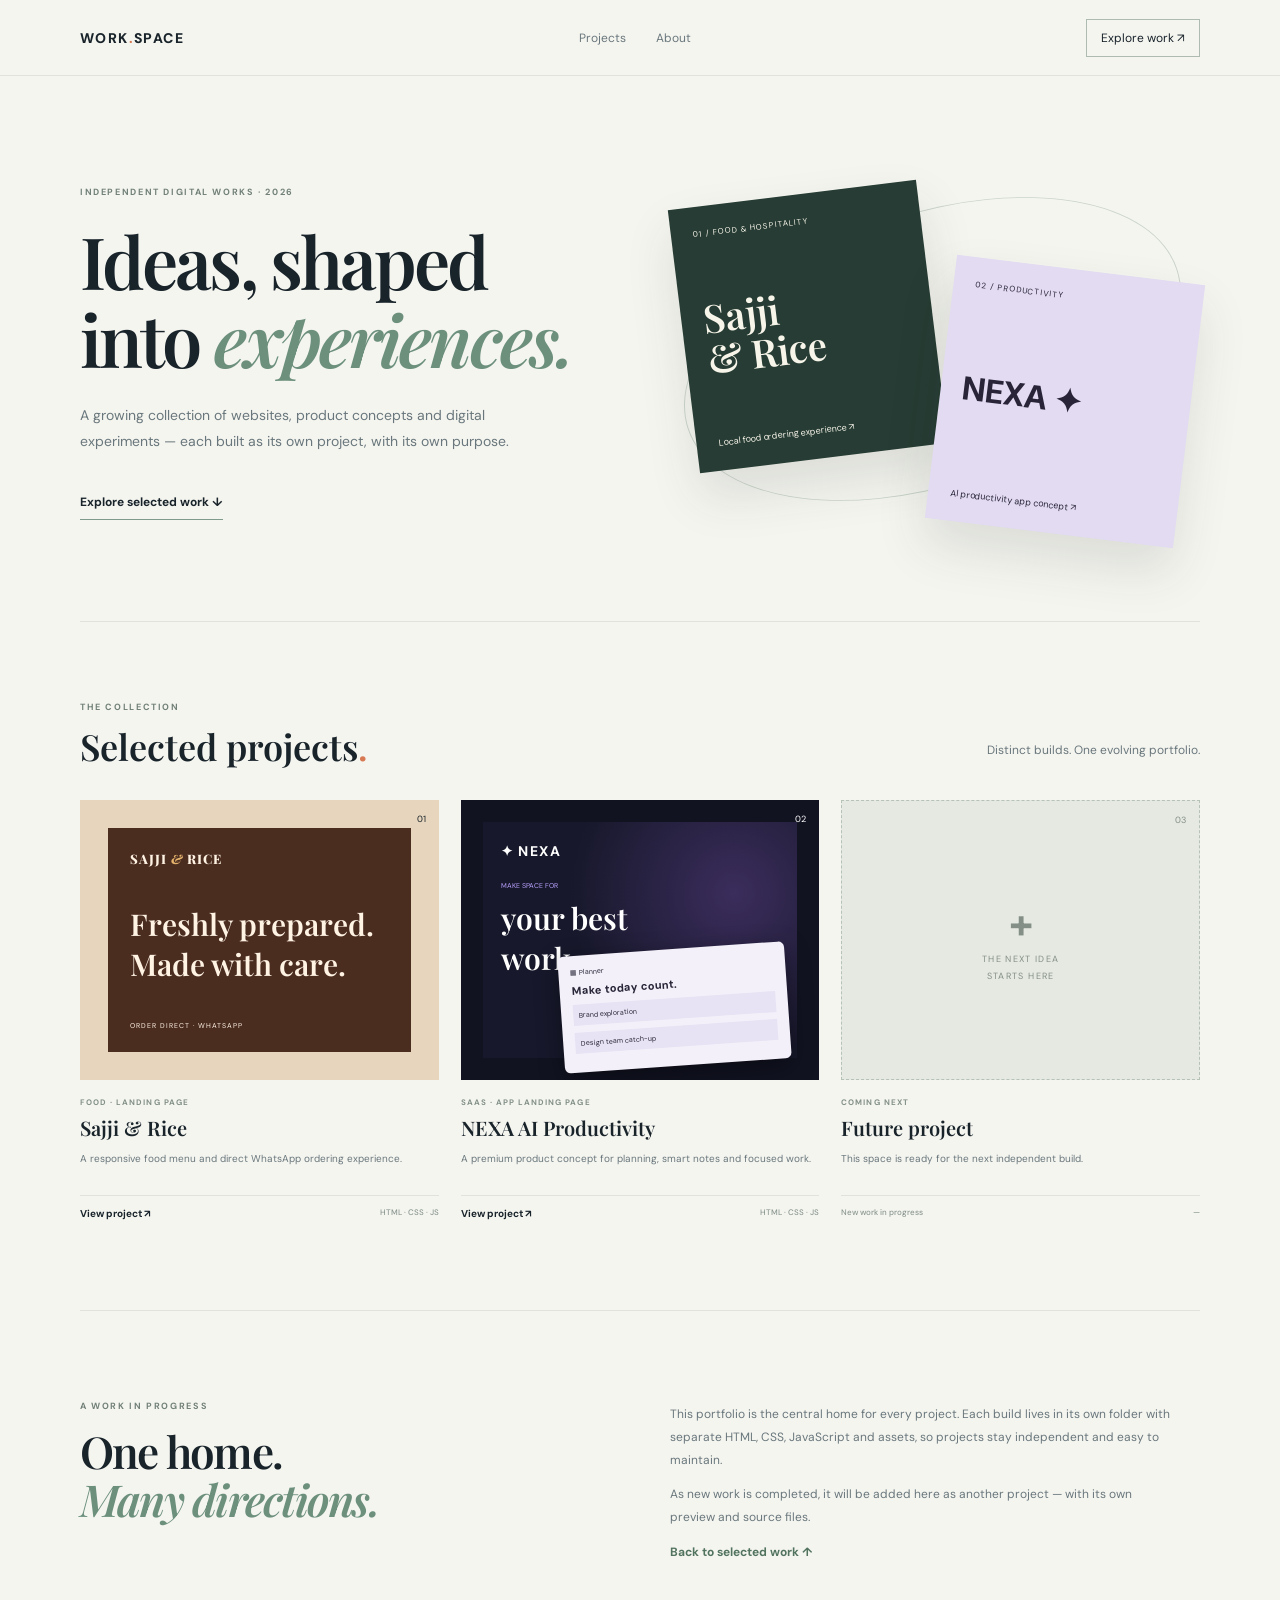
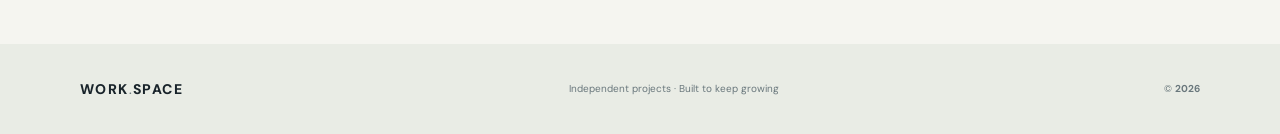
<file: index.html>
<!doctype html><html lang="en"><head><meta charset="utf-8"><meta name="viewport" content="width=device-width,initial-scale=1"><meta name="description" content="A growing portfolio of independent web projects and digital experiences."><title>Work.Space — Project Portfolio</title><link href="https://fonts.googleapis.com/css2?family=DM+Sans:wght@400;500;600;700;800&family=Playfair+Display:wght@600;700&display=swap" rel="stylesheet"><link rel="stylesheet" href="style.css"><script src="script.js" defer></script></head><body><header><div class="wrap nav"><a class="logo" href="#">WORK<span>.</span>SPACE</a><nav><a href="#projects">Projects</a><a href="#about">About</a></nav><a class="contact" href="#projects">Explore work ↗</a></div></header><main><section class="intro wrap"><div><p class="overline">INDEPENDENT DIGITAL WORKS · 2026</p><h1>Ideas, shaped<br>into <em>experiences.</em></h1><p class="lead">A growing collection of websites, product concepts and digital experiments — each built as its own project, with its own purpose.</p><a class="explore" href="#projects">Explore selected work ↓</a></div><div class="art"><div class="art-orbit"></div><div class="art-card one"><small>01 / FOOD & HOSPITALITY</small><b>Sajji<br>& Rice</b><span>Local food ordering experience ↗</span></div><div class="art-card two"><small>02 / PRODUCTIVITY</small><b>NEXA ✦</b><span>AI productivity app concept ↗</span></div></div></section><section class="projects wrap" id="projects"><div class="section-top"><div><p class="overline">THE COLLECTION</p><h2>Selected projects<span>.</span></h2></div><p>Distinct builds. One evolving portfolio.</p></div><div class="grid"><article><a class="visual food" href="projects/website-development-agent/"><div><b>SAJJI <i>&</i> RICE</b><h3>Freshly prepared.<br>Made with care.</h3><small>ORDER DIRECT · WHATSAPP</small></div><label>01</label></a><p class="tag">FOOD · LANDING PAGE</p><h3>Sajji & Rice</h3><p class="desc">A responsive food menu and direct WhatsApp ordering experience.</p><div class="links"><a href="projects/website-development-agent/">View project ↗</a><span>HTML · CSS · JS</span></div></article><article><a class="visual nexa" href="projects/nexa-ai-productivity/"><div><b>✦ NEXA</b><small>MAKE SPACE FOR</small><h3>your best<br>work.</h3><aside>▦ Planner<br><strong>Make today count.</strong><p>Brand exploration</p><p>Design team catch-up</p></aside></div><label>02</label></a><p class="tag">SAAS · APP LANDING PAGE</p><h3>NEXA AI Productivity</h3><p class="desc">A premium product concept for planning, smart notes and focused work.</p><div class="links"><a href="projects/nexa-ai-productivity/">View project ↗</a><span>HTML · CSS · JS</span></div></article><article class="next"><div class="visual"><b>+</b><span>THE NEXT IDEA<br>STARTS HERE</span><label>03</label></div><p class="tag">COMING NEXT</p><h3>Future project</h3><p class="desc">This space is ready for the next independent build.</p><div class="links"><span>New work in progress</span><span>—</span></div></article></div></section><section class="about wrap" id="about"><div><p class="overline">A WORK IN PROGRESS</p><h2>One home.<br><em>Many directions.</em></h2></div><div><p>This portfolio is the central home for every project. Each build lives in its own folder with separate HTML, CSS, JavaScript and assets, so projects stay independent and easy to maintain.</p><p>As new work is completed, it will be added here as another project — with its own preview and source files.</p><a href="#projects">Back to selected work ↑</a></div></section></main><footer><div class="wrap foot"><a class="logo" href="#">WORK<span>.</span>SPACE</a><p>Independent projects · Built to keep growing</p><span>© <b id="year"></b></span></div></footer></body></html>
</file>
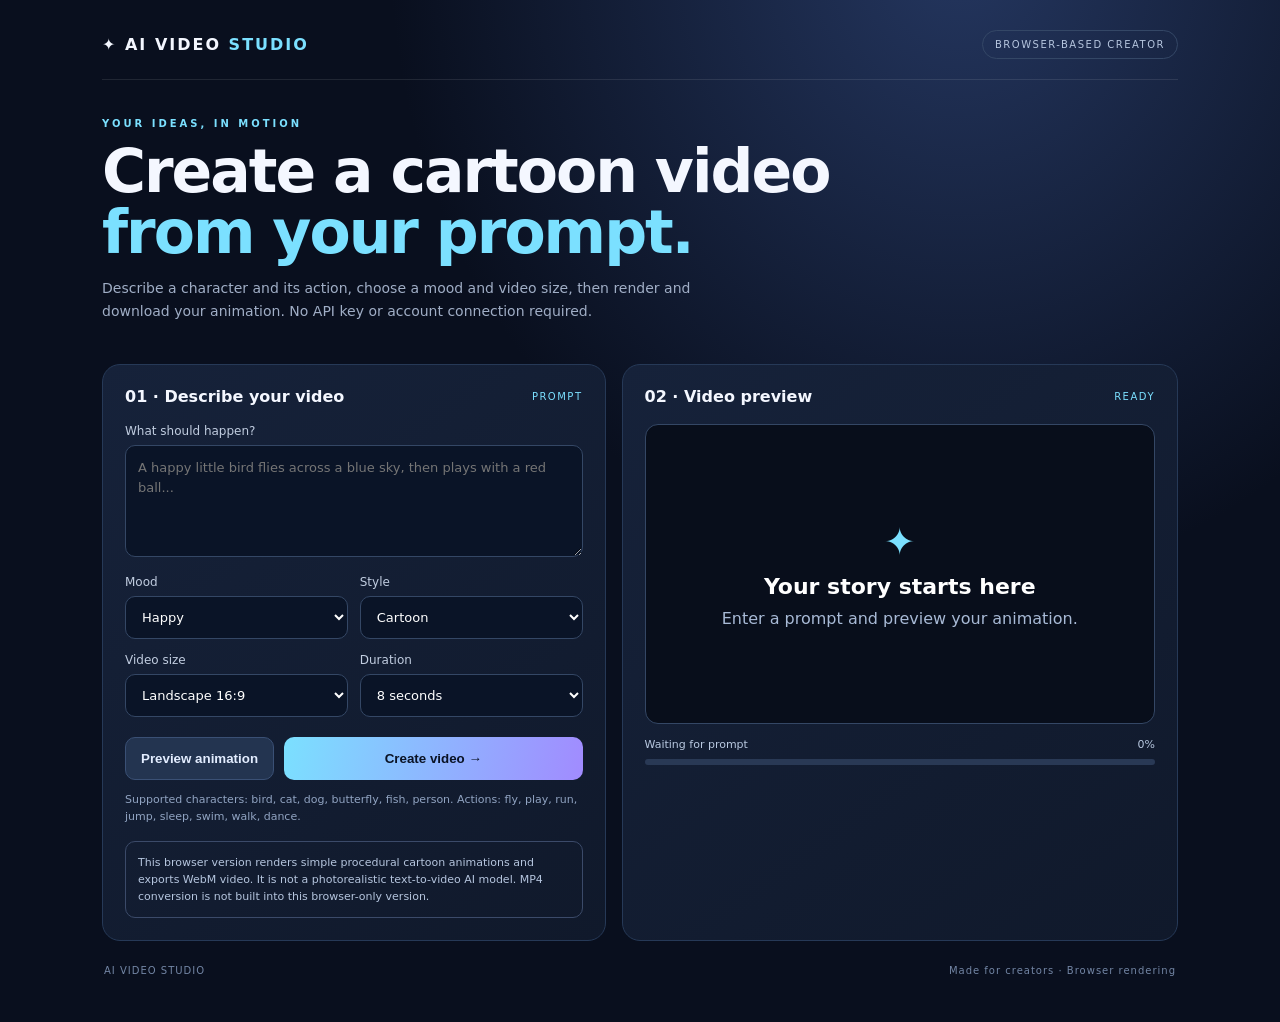
<file: docs/index.html>
<!doctype html>
<html lang="en"><head><meta charset="utf-8"><meta name="viewport" content="width=device-width,initial-scale=1"><meta name="theme-color" content="#0b1020"><title>AI Video Studio</title>
<style>
:root{--bg:#090f1e;--panel:#111c31;--line:#263957;--text:#f4f7ff;--muted:#a0aec6;--cyan:#7be0ff;--violet:#a18bff}*{box-sizing:border-box}body{margin:0;background:radial-gradient(ellipse at 75% -5%,#24365f 0,transparent 42%),var(--bg);color:var(--text);font-family:Inter,system-ui,Arial}.wrap{max-width:1120px;margin:auto;padding:22px}header{display:flex;justify-content:space-between;align-items:center;padding:8px 0 20px;border-bottom:1px solid #ffffff18}.brand{font-weight:800;letter-spacing:2px}.brand span{color:var(--cyan)}.tag{font-size:10px;color:#b6c6df;letter-spacing:1.5px;border:1px solid #344766;border-radius:30px;padding:8px 12px}.hero{padding:38px 0 26px}.eyebrow{color:var(--cyan);letter-spacing:3px;font-size:10px;font-weight:800}.hero h1{font-size:clamp(36px,6vw,60px);line-height:1.02;letter-spacing:-2px;margin:12px 0}.hero h1 em{font-style:normal;color:var(--cyan)}.hero p{color:var(--muted);line-height:1.65;max-width:650px;font-size:14px}.grid{display:grid;grid-template-columns: .95fr 1.05fr;gap:16px}.panel{background:linear-gradient(145deg,#16223a,#10192b);border:1px solid var(--line);border-radius:18px;padding:22px}.head{display:flex;justify-content:space-between;align-items:center;margin-bottom:18px}.head h2{font-size:16px;margin:0}.step{font-size:10px;color:var(--cyan);letter-spacing:1.5px}label{display:block;font-size:12px;color:#c1cde0;margin:14px 0 7px}textarea,select{width:100%;border:1px solid #344765;background:#0a1427;color:white;border-radius:10px;padding:12px;font:inherit;font-size:13px}textarea{height:112px;resize:vertical;line-height:1.55}.row{display:grid;grid-template-columns:1fr 1fr;gap:12px}button{border:0;border-radius:10px;padding:13px 15px;font-weight:800;cursor:pointer}.primary{background:linear-gradient(100deg,var(--cyan),var(--violet));color:#0a1325;flex:1}.secondary{background:#233450;color:#e3edff;border:1px solid #3a5075}.actions{display:flex;gap:10px;margin-top:20px}.hint{font-size:11px;color:#91a4c2;line-height:1.55}.stage{background:#080e1b;border:1px solid #344765;border-radius:13px;overflow:hidden;display:grid;place-items:center;min-height:300px}.stage canvas{width:100%;height:auto;display:block}.placeholder{text-align:center;color:#a8bad6;padding:50px 10px}.placeholder b{display:block;font-size:22px;color:white;margin:10px}.status{display:flex;justify-content:space-between;font-size:11px;color:#b9c9e1;margin:14px 0 8px}.track{height:6px;border-radius:20px;background:#293955;overflow:hidden}.track div{height:100%;width:0;background:linear-gradient(90deg,var(--cyan),var(--violet));transition:width .2s}.download{display:inline-block;margin-top:15px;color:#10251f;background:#aaf1d9;padding:12px 15px;border-radius:10px;text-decoration:none;font-weight:800;font-size:12px}.download[hidden]{display:none}.note{margin-top:16px;padding:12px;border:1px solid #3b4a69;border-radius:10px;color:#b5c5de;font-size:11px;line-height:1.55}footer{display:flex;justify-content:space-between;color:#7386a5;font-size:10px;letter-spacing:1px;padding:24px 2px}@media(max-width:760px){.wrap{padding:15px}.grid{grid-template-columns:1fr}.panel{padding:17px}footer{flex-direction:column;gap:8px}.tag{font-size:8px}}
</style></head>
<body><div class="wrap"><header><div class="brand">✦ AI VIDEO <span>STUDIO</span></div><div class="tag">BROWSER-BASED CREATOR</div></header>
<section class="hero"><div class="eyebrow">YOUR IDEAS, IN MOTION</div><h1>Create a cartoon video<br><em>from your prompt.</em></h1><p>Describe a character and its action, choose a mood and video size, then render and download your animation. No API key or account connection required.</p></section>
<div class="grid"><section class="panel"><div class="head"><h2>01 · Describe your video</h2><span class="step">PROMPT</span></div>
<label for="prompt">What should happen?</label><textarea id="prompt" placeholder="A happy little bird flies across a blue sky, then plays with a red ball..."></textarea>
<div class="row"><div><label for="mood">Mood</label><select id="mood"><option>Happy</option><option>Sad</option><option>Sleepy</option><option>Angry</option></select></div><div><label for="style">Style</label><select id="style"><option>Cartoon</option><option>Storybook</option><option>Simple</option></select></div></div>
<div class="row"><div><label for="ratio">Video size</label><select id="ratio"><option value="16:9">Landscape 16:9</option><option value="9:16">Portrait 9:16</option><option value="1:1">Square 1:1</option></select></div><div><label for="duration">Duration</label><select id="duration"><option value="4">4 seconds</option><option value="8" selected>8 seconds</option><option value="12">12 seconds</option><option value="16">16 seconds</option><option value="20">20 seconds</option></select></div></div>
<div class="actions"><button class="secondary" id="previewBtn">Preview animation</button><button class="primary" id="createBtn">Create video →</button></div><p class="hint" id="message">Supported characters: bird, cat, dog, butterfly, fish, person. Actions: fly, play, run, jump, sleep, swim, walk, dance.</p>
<div class="note">This browser version renders simple procedural cartoon animations and exports WebM video. It is not a photorealistic text-to-video AI model. MP4 conversion is not built into this browser-only version.</div></section>
<section class="panel"><div class="head"><h2>02 · Video preview</h2><span class="step" id="state">READY</span></div><div class="stage" id="stage"><div class="placeholder"><div style="font-size:38px;color:#7be0ff">✦</div><b>Your story starts here</b><span>Enter a prompt and preview your animation.</span></div></div><div class="status"><span id="status">Waiting for prompt</span><span id="pct">0%</span></div><div class="track"><div id="bar"></div></div><a id="download" class="download" hidden download="ai-video-studio.webm">↓ Download video (WebM)</a></section></div>
<footer><span>AI VIDEO STUDIO</span><span>Made for creators · Browser rendering</span></footer></div>
<script>
const $=id=>document.getElementById(id);let raf=0,recorder=null,parts=[],recording=false;
const canvas=document.createElement('canvas'),ctx=canvas.getContext('2d');let scene={subject:'bird',actions:['fly','play'],mood:'Happy',duration:8,start:0,preview:false};
function detect(p){p=p.toLowerCase();let subject=['butterfly','fish','bird','cat','dog','person'].find(x=>p.includes(x))||'bird';let actions=['fly','play','run','jump','sleep','swim','walk','dance'].filter(x=>p.includes(x));if(!actions.length)actions=['fly'];return{subject,actions:actions.slice(0,4)}}
function size(){let r=$('ratio').value;canvas.width=r==='9:16'?450:r==='1:1'?540:720;canvas.height=r==='9:16'?800:r==='1:1'?540:405}
function rounded(x,y,w,h,r,c){ctx.fillStyle=c;ctx.beginPath();ctx.roundRect(x,y,w,h,r);ctx.fill()}
function character(x,y,s,t){ctx.save();ctx.translate(x,y);let bob=Math.sin(t*5)*s*.05;ctx.translate(0,bob);let sub=scene.subject;
if(sub==='bird'||sub==='butterfly'){ctx.fillStyle=sub==='bird'?'#ffb85b':'#bca1ff';ctx.beginPath();ctx.ellipse(0,0,s*.55,s*.34,0,0,Math.PI*2);ctx.fill();ctx.beginPath();ctx.arc(s*.38,-s*.25,s*.27,0,Math.PI*2);ctx.fill();ctx.fillStyle='#20283c';ctx.beginPath();ctx.arc(s*.47,-s*.3,s*.035,0,Math.PI*2);ctx.fill();ctx.fillStyle='#ff805b';ctx.beginPath();ctx.moveTo(s*.62,-s*.2);ctx.lineTo(s*.9,-s*.1);ctx.lineTo(s*.62,-s*.04);ctx.fill();ctx.strokeStyle=sub==='bird'?'#d98245':'#9879dc';ctx.lineWidth=s*.16;ctx.beginPath();ctx.ellipse(-s*.02,-s*.12,s*.3,s*.15,Math.sin(t*10)*.5,0,Math.PI*2);ctx.stroke();if(sub==='butterfly'){ctx.fillStyle='#f4b7e8';ctx.beginPath();ctx.ellipse(-s*.18,-s*.3,s*.25,s*.33,Math.sin(t*9),0,Math.PI*2);ctx.ellipse(s*.18,-s*.3,s*.25,s*.33,-Math.sin(t*9),0,Math.PI*2);ctx.fill()}}
else if(sub==='cat'||sub==='dog'){ctx.fillStyle=sub==='cat'?'#ed9d70':'#bd8b59';ctx.beginPath();ctx.ellipse(0,0,s*.5,s*.4,0,0,Math.PI*2);ctx.fill();ctx.beginPath();ctx.arc(0,-s*.42,s*.36,0,Math.PI*2);ctx.fill();if(sub==='cat'){ctx.beginPath();ctx.moveTo(-s*.3,-s*.6);ctx.lineTo(-s*.28,-s*1.05);ctx.lineTo(0,-s*.7);ctx.moveTo(s*.1,-s*.7);ctx.lineTo(s*.32,-s*1.05);ctx.lineTo(s*.34,-s*.5);ctx.fill()}ctx.fillStyle='#172033';ctx.beginPath();ctx.arc(-s*.13,-s*.45,s*.035,0,7);ctx.arc(s*.13,-s*.45,s*.035,0,7);ctx.fill();ctx.strokeStyle='#593e35';ctx.lineWidth=2;ctx.beginPath();ctx.arc(0,-s*.27,s*.1,0,Math.PI);ctx.stroke()}
else if(sub==='fish'){ctx.fillStyle='#ff9d65';ctx.beginPath();ctx.ellipse(0,0,s*.55,s*.3,0,0,7);ctx.fill();ctx.beginPath();ctx.moveTo(-s*.45,0);ctx.lineTo(-s*.85,-s*.25);ctx.lineTo(-s*.85,s*.25);ctx.fill();ctx.fillStyle='#152238';ctx.beginPath();ctx.arc(s*.3,-s*.07,s*.035,0,7);ctx.fill()}
else{ctx.fillStyle='#8fc8ff';ctx.beginPath();ctx.arc(0,-s*.42,s*.27,0,7);ctx.fill();rounded(-s*.25,-s*.12,s*.5,s*.7,s*.14,'#7e8dff');ctx.strokeStyle='#e5efff';ctx.lineWidth=s*.08;ctx.beginPath();ctx.moveTo(-s*.15,s*.5);ctx.lineTo(-s*.25,s*.85);ctx.moveTo(s*.15,s*.5);ctx.lineTo(s*.25,s*.85);ctx.stroke()}
ctx.restore()}
function draw(t){let w=canvas.width,h=canvas.height,elapsed=(t-scene.start)/1000,progress=(elapsed%scene.duration)/scene.duration,seg=scene.duration/scene.actions.length,idx=Math.min(scene.actions.length-1,Math.floor((elapsed%scene.duration)/seg)),act=scene.actions[idx];ctx.clearRect(0,0,w,h);let sky=ctx.createLinearGradient(0,0,0,h);sky.addColorStop(0,'#6dbbe9');sky.addColorStop(1,'#d2eaff');ctx.fillStyle=sky;ctx.fillRect(0,0,w,h);ctx.fillStyle='#ffe09b';ctx.beginPath();ctx.arc(w*.82,h*.18,Math.min(w,h)*.07,0,7);ctx.fill();ctx.fillStyle='#8bc58f';ctx.beginPath();ctx.ellipse(w*.2,h*.83,w*.45,h*.2,0,0,7);ctx.ellipse(w*.82,h*.85,w*.5,h*.2,0,0,7);ctx.fill();ctx.fillStyle='#f4fbff';for(let i=0;i<3;i++){let x=(i*w*.42+elapsed*14)%(w+100)-50,y=h*(.17+i%2*.14);ctx.beginPath();ctx.arc(x,y,18,0,7);ctx.arc(x+20,y-8,24,0,7);ctx.arc(x+44,y,17,0,7);ctx.fill()}
let x=w*(.18+.64*progress),y=h*.62;if(['fly','swim'].includes(act))y=h*.4+Math.sin(elapsed*2)*h*.06;if(act==='jump')y-=Math.abs(Math.sin(progress*Math.PI*2))*h*.18;if(act==='sleep')x=w*.5;if(act==='dance')x=w*.5+Math.sin(elapsed*7)*w*.08;
if(act==='swim'){ctx.fillStyle='#55a7d8';ctx.fillRect(0,h*.48,w,h*.52);ctx.strokeStyle='#d8f5ff';for(let i=0;i<4;i++){ctx.beginPath();ctx.arc((i*w*.3+elapsed*28)%w,h*.72,30,0,Math.PI);ctx.stroke()}}
character(x,y,Math.min(w,h)*.11,elapsed);
if(act==='play'){ctx.fillStyle='#f46c79';ctx.beginPath();ctx.arc(x+w*.17,y+Math.sin(elapsed*7)*h*.08,Math.min(w,h)*.035,0,7);ctx.fill()}
rounded(w*.035,h*.035,w*.93,h*.11,12,'rgba(10,28,45,.72)');ctx.fillStyle='white';ctx.font='bold '+Math.max(14,Math.round(w*.027))+'px system-ui';ctx.fillText(scene.subject.toUpperCase()+' · '+act.toUpperCase(),w*.065,h*.105);
rounded(w*.035,h*.86,w*.93,h*.1,12,'rgba(10,28,45,.72)');ctx.font=Math.max(12,Math.round(w*.023))+'px system-ui';ctx.fillText(scene.mood+' cartoon story · Scene '+(idx+1)+'/'+scene.actions.length,w*.065,h*.92);
if(recording){let pct=Math.min(100,elapsed/scene.duration*100);$('bar').style.width=pct+'%';$('pct').textContent=Math.floor(pct)+'%';$('status').textContent='Rendering animation…';if(elapsed>=scene.duration)stopRecording()}
if(!recording&&scene.preview){$('status').textContent='Preview playing · '+act;$('pct').textContent='PREVIEW'}
if(recording||scene.preview)raf=requestAnimationFrame(draw)}
function start(){cancelAnimationFrame(raf);let p=$('prompt').value.trim();if(!p){$('message').textContent='Please write a video prompt first.';return false}let found=detect(p);scene={...found,mood:$('mood').value,duration:+$('duration').value,start:performance.now(),preview:false};size();$('stage').innerHTML='';$('stage').appendChild(canvas);$('download').hidden=true;$('state').textContent='PLAYING';return true}
$('previewBtn').onclick=()=>{if(!start())return;scene.preview=true;raf=requestAnimationFrame(draw);$('message').textContent='Preview is playing. Create video to export it.'};
$('createBtn').onclick=()=>{if(!start())return;if(!canvas.captureStream||!window.MediaRecorder){$('message').textContent='Video recording is not supported in this browser. Try Chrome.';return}let stream=canvas.captureStream(24);let mime=['video/webm;codecs=vp9','video/webm;codecs=vp8','video/webm'].find(x=>MediaRecorder.isTypeSupported(x));if(!mime){$('message').textContent='This browser cannot export WebM video.';return}parts=[];try{recorder=new MediaRecorder(stream,{mimeType:mime})}catch(e){$('message').textContent='Could not start video recording: '+e.message;return}recorder.ondataavailable=e=>{if(e.data.size)parts.push(e.data)};recorder.onstop=()=>{recording=false;cancelAnimationFrame(raf);stream.getTracks().forEach(t=>t.stop());let blob=new Blob(parts,{type:mime}),url=URL.createObjectURL(blob);$('download').href=url;$('download').hidden=false;$('download').textContent='↓ Download your cartoon video';$('state').textContent='COMPLETE';$('status').textContent='Your video is ready';$('pct').textContent='100%';$('bar').style.width='100%';$('message').textContent='Video created successfully. Tap Download your cartoon video.'};recording=true;scene.preview=false;recorder.start(200);$('state').textContent='RENDERING';$('message').textContent='Keep this tab open until rendering finishes.';raf=requestAnimationFrame(draw)};
function stopRecording(){if(recorder&&recorder.state!=='inactive')recorder.stop()}
</script></body></html>
</file>
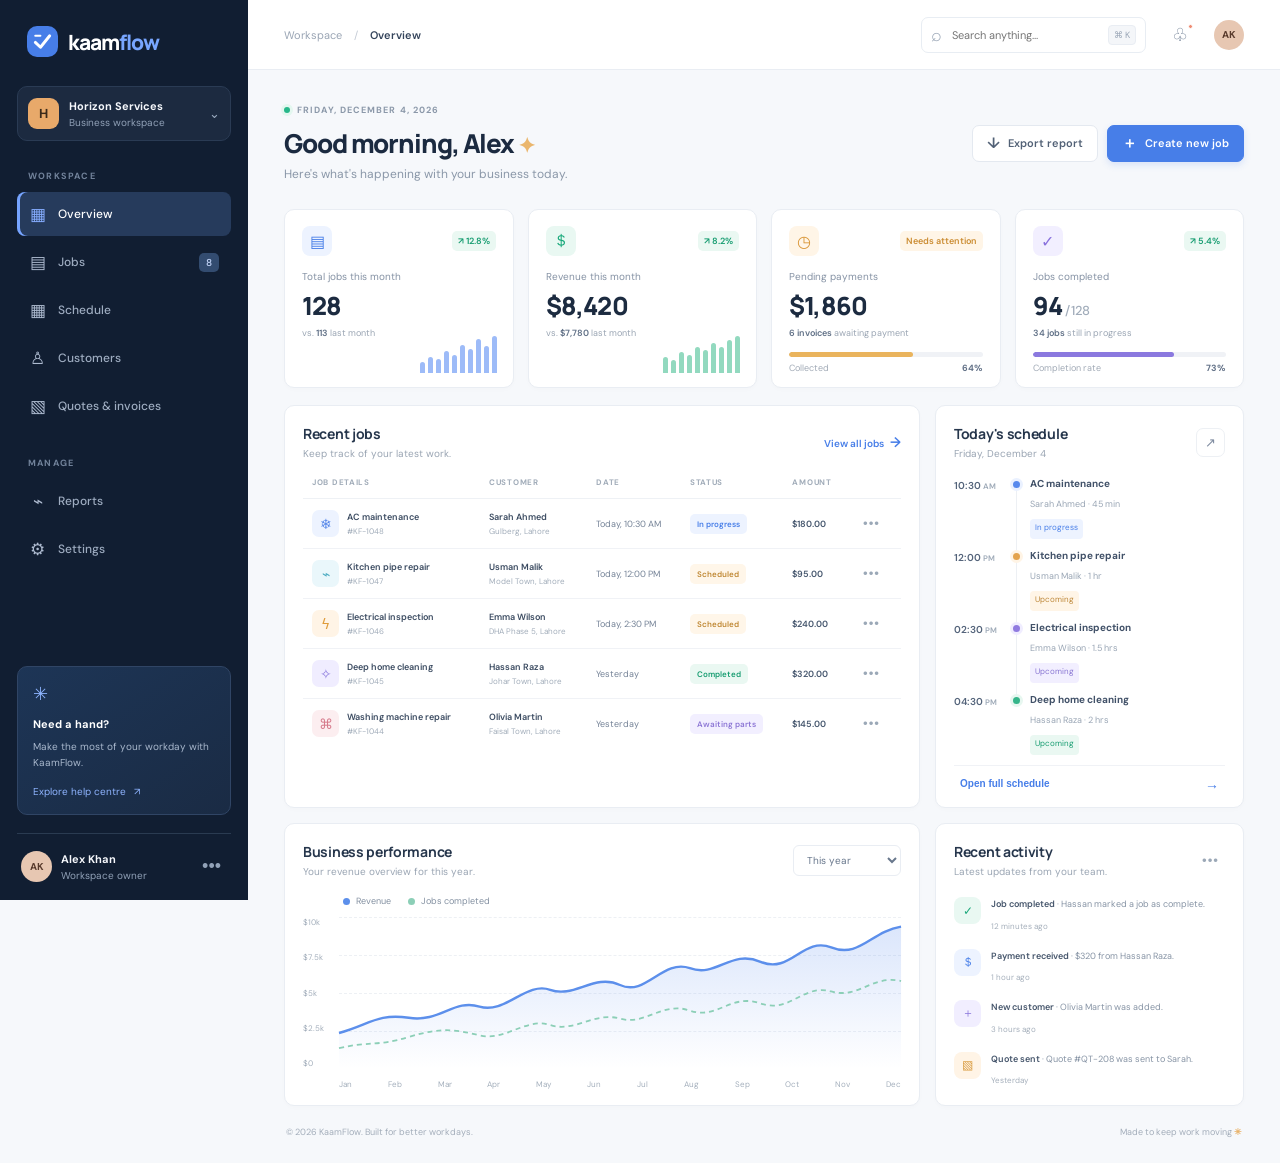
<file: kaamflow/index.html>
<!doctype html>
<html lang="en">
<head>
  <meta charset="UTF-8" />
  <meta name="viewport" content="width=device-width, initial-scale=1.0" />
  <meta name="theme-color" content="#101b2d" />
  <meta name="description" content="KaamFlow — a simple workspace for service businesses to manage customers, jobs, schedules and invoices." />
  <title>KaamFlow — Business workspace</title>
  <link rel="preconnect" href="https://fonts.googleapis.com">
  <link rel="preconnect" href="https://fonts.gstatic.com" crossorigin>
  <link href="https://fonts.googleapis.com/css2?family=DM+Sans:wght@400;500;600;700&family=Manrope:wght@400;500;600;700;800&display=swap" rel="stylesheet">
  <link rel="stylesheet" href="styles.css" />
</head>
<body>
  <div class="app-shell">
    <aside class="sidebar" id="sidebar">
      <a class="brand" href="#" aria-label="KaamFlow home">
        <span class="brand-mark"><svg viewBox="0 0 32 32" aria-hidden="true"><path d="M6 17.2 13.2 24 26 8" fill="none" stroke="currentColor" stroke-width="4" stroke-linecap="round" stroke-linejoin="round"/><path d="M6 8h7" stroke="currentColor" stroke-width="3" stroke-linecap="round"/></svg></span>
        <span>kaam<span>flow</span></span>
      </a>
      <div class="workspace-switch"><span class="workspace-avatar">H</span><span class="workspace-copy"><b>Horizon Services</b><small>Business workspace</small></span><span class="chevron">⌄</span></div>
      <div class="nav-label">WORKSPACE</div>
      <nav class="main-nav" aria-label="Main navigation">
        <a class="nav-link active" href="#overview" data-page="overview"><span class="nav-icon">▦</span> Overview</a>
        <a class="nav-link" href="#jobs" data-page="jobs"><span class="nav-icon">▤</span> Jobs <span class="nav-count" id="jobNavCount">8</span></a>
        <a class="nav-link" href="#calendar" data-page="calendar"><span class="nav-icon">▦</span> Schedule</a>
        <a class="nav-link" href="#customers" data-page="customers"><span class="nav-icon">♙</span> Customers</a>
        <a class="nav-link" href="#quotes" data-page="quotes"><span class="nav-icon">▧</span> Quotes & invoices</a>
      </nav>
      <div class="nav-label tools-label">MANAGE</div>
      <nav class="main-nav">
        <a class="nav-link" href="#reports" data-page="reports"><span class="nav-icon">⌁</span> Reports</a>
        <a class="nav-link" href="#settings" data-page="settings"><span class="nav-icon">⚙</span> Settings</a>
      </nav>
      <div class="sidebar-bottom">
        <div class="help-card"><div class="help-spark">✳</div><b>Need a hand?</b><p>Make the most of your workday with KaamFlow.</p><a href="#help">Explore help centre <span>↗</span></a></div>
        <div class="profile-row"><div class="profile-avatar">AK</div><div class="profile-copy"><b>Alex Khan</b><small>Workspace owner</small></div><button class="icon-button tiny" aria-label="Profile options">•••</button></div>
      </div>
    </aside>

    <main class="main-content">
      <header class="topbar">
        <div class="topbar-left"><button class="icon-button mobile-menu" id="mobileMenu" aria-label="Open menu">☰</button><div class="breadcrumb">Workspace <span>/</span> <b id="breadcrumbPage">Overview</b></div></div>
        <div class="topbar-actions"><label class="search-box"><span>⌕</span><input id="globalSearch" type="search" placeholder="Search anything..." aria-label="Search jobs and customers"><kbd>⌘ K</kbd></label><button class="icon-button notification-button" aria-label="Notifications">♧<i></i></button><div class="top-avatar">AK</div></div>
      </header>

      <section class="page-content" id="overviewPage">
        <div class="welcome-row"><div><div class="eyebrow"><span class="live-dot"></span> <span id="todayLabel">TODAY</span></div><h1>Good morning, Alex <span class="wave">✦</span></h1><p class="muted">Here's what's happening with your business today.</p></div><div class="welcome-actions"><button class="btn btn-light" id="exportBtn"><span>↓</span> Export report</button><button class="btn btn-primary" id="newJobBtn"><span>＋</span> Create new job</button></div></div>

        <div class="summary-grid">
          <article class="summary-card"><div class="summary-top"><span class="summary-icon blue">▤</span><span class="trend positive">↗ 12.8%</span></div><div class="summary-label">Total jobs this month</div><div class="summary-value" id="totalJobs">128</div><div class="summary-foot">vs. <b>113</b> last month</div><div class="mini-bars" aria-hidden="true"><i style="height:30%"></i><i style="height:44%"></i><i style="height:38%"></i><i style="height:60%"></i><i style="height:48%"></i><i style="height:76%"></i><i style="height:64%"></i><i style="height:92%"></i><i style="height:72%"></i><i style="height:100%"></i></div></article>
          <article class="summary-card"><div class="summary-top"><span class="summary-icon green">＄</span><span class="trend positive">↗ 8.2%</span></div><div class="summary-label">Revenue this month</div><div class="summary-value">$8,420</div><div class="summary-foot">vs. <b>$7,780</b> last month</div><div class="mini-bars green-bars" aria-hidden="true"><i style="height:42%"></i><i style="height:34%"></i><i style="height:56%"></i><i style="height:48%"></i><i style="height:70%"></i><i style="height:61%"></i><i style="height:80%"></i><i style="height:70%"></i><i style="height:88%"></i><i style="height:100%"></i></div></article>
          <article class="summary-card"><div class="summary-top"><span class="summary-icon amber">◷</span><span class="trend warning">Needs attention</span></div><div class="summary-label">Pending payments</div><div class="summary-value">$1,860</div><div class="summary-foot"><b>6 invoices</b> awaiting payment</div><div class="progress-track"><span style="width:64%"></span></div><div class="progress-caption"><span>Collected</span><b>64%</b></div></article>
          <article class="summary-card"><div class="summary-top"><span class="summary-icon violet">✓</span><span class="trend positive">↗ 5.4%</span></div><div class="summary-label">Jobs completed</div><div class="summary-value">94<span class="value-unit">/ 128</span></div><div class="summary-foot"><b>34 jobs</b> still in progress</div><div class="progress-track purple-track"><span style="width:73%"></span></div><div class="progress-caption"><span>Completion rate</span><b>73%</b></div></article>
        </div>

        <div class="dashboard-grid">
          <section class="panel jobs-panel"><div class="panel-heading"><div><h2>Recent jobs</h2><p>Keep track of your latest work.</p></div><a class="text-link" href="#jobs" data-page="jobs">View all jobs <span>→</span></a></div>
            <div class="table-wrap"><table><thead><tr><th>JOB DETAILS</th><th>CUSTOMER</th><th>DATE</th><th>STATUS</th><th>AMOUNT</th><th></th></tr></thead><tbody id="jobsTable">
              <tr><td><div class="job-cell"><span class="job-symbol ac">❄</span><span><b>AC maintenance</b><small>#KF-1048</small></span></div></td><td><div class="customer-cell"><b>Sarah Ahmed</b><small>Gulberg, Lahore</small></div></td><td>Today, 10:30 AM</td><td><span class="status status-progress">In progress</span></td><td class="amount">$180.00</td><td><button class="more-button" aria-label="More options">•••</button></td></tr>
              <tr><td><div class="job-cell"><span class="job-symbol plumbing">⌁</span><span><b>Kitchen pipe repair</b><small>#KF-1047</small></span></div></td><td><div class="customer-cell"><b>Usman Malik</b><small>Model Town, Lahore</small></div></td><td>Today, 12:00 PM</td><td><span class="status status-scheduled">Scheduled</span></td><td class="amount">$95.00</td><td><button class="more-button" aria-label="More options">•••</button></td></tr>
              <tr><td><div class="job-cell"><span class="job-symbol electric">ϟ</span><span><b>Electrical inspection</b><small>#KF-1046</small></span></div></td><td><div class="customer-cell"><b>Emma Wilson</b><small>DHA Phase 5, Lahore</small></div></td><td>Today, 2:30 PM</td><td><span class="status status-scheduled">Scheduled</span></td><td class="amount">$240.00</td><td><button class="more-button" aria-label="More options">•••</button></td></tr>
              <tr><td><div class="job-cell"><span class="job-symbol clean">✧</span><span><b>Deep home cleaning</b><small>#KF-1045</small></span></div></td><td><div class="customer-cell"><b>Hassan Raza</b><small>Johar Town, Lahore</small></div></td><td>Yesterday</td><td><span class="status status-complete">Completed</span></td><td class="amount">$320.00</td><td><button class="more-button" aria-label="More options">•••</button></td></tr>
              <tr><td><div class="job-cell"><span class="job-symbol repair">⌘</span><span><b>Washing machine repair</b><small>#KF-1044</small></span></div></td><td><div class="customer-cell"><b>Olivia Martin</b><small>Faisal Town, Lahore</small></div></td><td>Yesterday</td><td><span class="status status-pending">Awaiting parts</span></td><td class="amount">$145.00</td><td><button class="more-button" aria-label="More options">•••</button></td></tr>
            </tbody></table></div>
          </section>

          <section class="panel schedule-panel"><div class="panel-heading"><div><h2>Today's schedule</h2><p id="scheduleDate">Today</p></div><button class="round-arrow" data-page="calendar" aria-label="Open schedule">↗</button></div><div class="schedule-list">
            <div class="schedule-item"><div class="time">10:30 <small>AM</small></div><div class="timeline"><i class="timeline-dot blue-dot"></i></div><div class="schedule-detail"><b>AC maintenance</b><span>Sarah Ahmed · 45 min</span><small class="schedule-tag blue-tag">In progress</small></div></div>
            <div class="schedule-item"><div class="time">12:00 <small>PM</small></div><div class="timeline"><i class="timeline-dot orange-dot"></i></div><div class="schedule-detail"><b>Kitchen pipe repair</b><span>Usman Malik · 1 hr</span><small class="schedule-tag orange-tag">Upcoming</small></div></div>
            <div class="schedule-item"><div class="time">02:30 <small>PM</small></div><div class="timeline"><i class="timeline-dot purple-dot"></i></div><div class="schedule-detail"><b>Electrical inspection</b><span>Emma Wilson · 1.5 hrs</span><small class="schedule-tag purple-tag">Upcoming</small></div></div>
            <div class="schedule-item"><div class="time">04:30 <small>PM</small></div><div class="timeline"><i class="timeline-dot green-dot"></i></div><div class="schedule-detail"><b>Deep home cleaning</b><span>Hassan Raza · 2 hrs</span><small class="schedule-tag green-tag">Upcoming</small></div></div>
          </div><button class="full-link" data-page="calendar">Open full schedule <span>→</span></button></section>
        </div>

        <div class="bottom-grid">
          <section class="panel performance-panel"><div class="panel-heading"><div><h2>Business performance</h2><p>Your revenue overview for this year.</p></div><select id="chartRange" aria-label="Chart range"><option value="year">This year</option><option value="six">Last 6 months</option></select></div><div class="chart-legend"><span><i class="legend-dot revenue-dot"></i> Revenue</span><span><i class="legend-dot jobs-dot"></i> Jobs completed</span></div><div class="chart-area"><div class="y-labels"><span>$10k</span><span>$7.5k</span><span>$5k</span><span>$2.5k</span><span>$0</span></div><div class="chart-plot"><div class="grid-line l1"></div><div class="grid-line l2"></div><div class="grid-line l3"></div><div class="grid-line l4"></div><svg viewBox="0 0 660 190" preserveAspectRatio="none" role="img" aria-label="Revenue trend chart"><defs><linearGradient id="areaFill" x1="0" x2="0" y1="0" y2="1"><stop offset="0%" stop-color="#5b8def" stop-opacity=".22"/><stop offset="100%" stop-color="#5b8def" stop-opacity="0"/></linearGradient></defs><path class="chart-area-fill" d="M0 145 C35 135 45 120 82 126 S135 102 165 112 S220 80 248 91 S300 70 330 85 S380 52 412 64 S460 40 495 56 S545 24 578 38 S625 18 660 12 L660 190 L0 190Z"/><path class="chart-line" d="M0 145 C35 135 45 120 82 126 S135 102 165 112 S220 80 248 91 S300 70 330 85 S380 52 412 64 S460 40 495 56 S545 24 578 38 S625 18 660 12"/><path class="jobs-line" d="M0 164 C35 155 45 162 82 150 S135 140 165 148 S220 125 248 135 S300 118 330 127 S380 105 412 117 S460 95 495 108 S545 83 578 93 S625 72 660 80"/></svg><div class="x-labels"><span>Jan</span><span>Feb</span><span>Mar</span><span>Apr</span><span>May</span><span>Jun</span><span>Jul</span><span>Aug</span><span>Sep</span><span>Oct</span><span>Nov</span><span>Dec</span></div></div></div></section>
          <section class="panel activity-panel"><div class="panel-heading"><div><h2>Recent activity</h2><p>Latest updates from your team.</p></div><button class="more-button" aria-label="Activity options">•••</button></div><div class="activity-list">
            <div class="activity-item"><div class="activity-avatar av-green">✓</div><div><p><b>Job completed</b><span> · Hassan marked a job as complete.</span></p><small>12 minutes ago</small></div></div>
            <div class="activity-item"><div class="activity-avatar av-blue">＄</div><div><p><b>Payment received</b><span> · $320 from Hassan Raza.</span></p><small>1 hour ago</small></div></div>
            <div class="activity-item"><div class="activity-avatar av-purple">＋</div><div><p><b>New customer</b><span> · Olivia Martin was added.</span></p><small>3 hours ago</small></div></div>
            <div class="activity-item"><div class="activity-avatar av-orange">▧</div><div><p><b>Quote sent</b><span> · Quote #QT-208 was sent to Sarah.</span></p><small>Yesterday</small></div></div>
          </div></section>
        </div>
        <footer class="footer"><span>© 2026 KaamFlow. Built for better workdays.</span><span>Made to keep work moving <b>✳</b></span></footer>
      </section>

      <section class="page-content secondary-page hidden" id="secondaryPage"><div class="welcome-row"><div><div class="eyebrow"><span class="live-dot"></span> WORKSPACE</div><h1 id="secondaryTitle">Jobs</h1><p class="muted" id="secondaryDescription">Manage every job from request to completion.</p></div><button class="btn btn-primary" id="secondaryAction">＋ Create new job</button></div><div class="panel secondary-panel"><div class="empty-icon">▦</div><h2 id="secondaryMessage">Your workspace is ready</h2><p>This section is part of the KaamFlow frontend demo. Use Overview to explore sample business data and create a demo job.</p><button class="btn btn-light" data-page="overview">Back to overview</button></div></section>
    </main>
  </div>

  <div class="modal-backdrop hidden" id="jobModal" role="dialog" aria-modal="true" aria-labelledby="modalTitle">
    <form class="modal" id="jobForm"><div class="modal-header"><div><span class="eyebrow">NEW WORK ORDER</span><h2 id="modalTitle">Create a new job</h2><p>Add the details and keep your work moving.</p></div><button type="button" class="icon-button close-modal" id="closeModal" aria-label="Close">×</button></div>
      <label>Job title<input name="title" required placeholder="e.g. AC maintenance"></label>
      <div class="form-row"><label>Customer name<input name="customer" required placeholder="Customer name"></label><label>Amount ($)<input name="amount" type="number" min="0" step="0.01" required placeholder="0.00"></label></div>
      <div class="form-row"><label>Scheduled date<input name="date" type="date" id="jobDate" required></label><label>Status<select name="status"><option>Scheduled</option><option>In progress</option><option>Awaiting parts</option></select></label></div>
      <label>Job notes<textarea name="notes" rows="3" placeholder="Add details about this job..."></textarea></label>
      <div class="modal-actions"><button type="button" class="btn btn-light" id="cancelModal">Cancel</button><button type="submit" class="btn btn-primary">Create job <span>→</span></button></div>
      <p class="demo-note">Demo mode: this job is saved in this browser session only.</p>
    </form>
  </div>
  <div class="toast" id="toast" role="status" aria-live="polite"></div>
  <script src="app.js"></script>
</body>
</html>
</file>
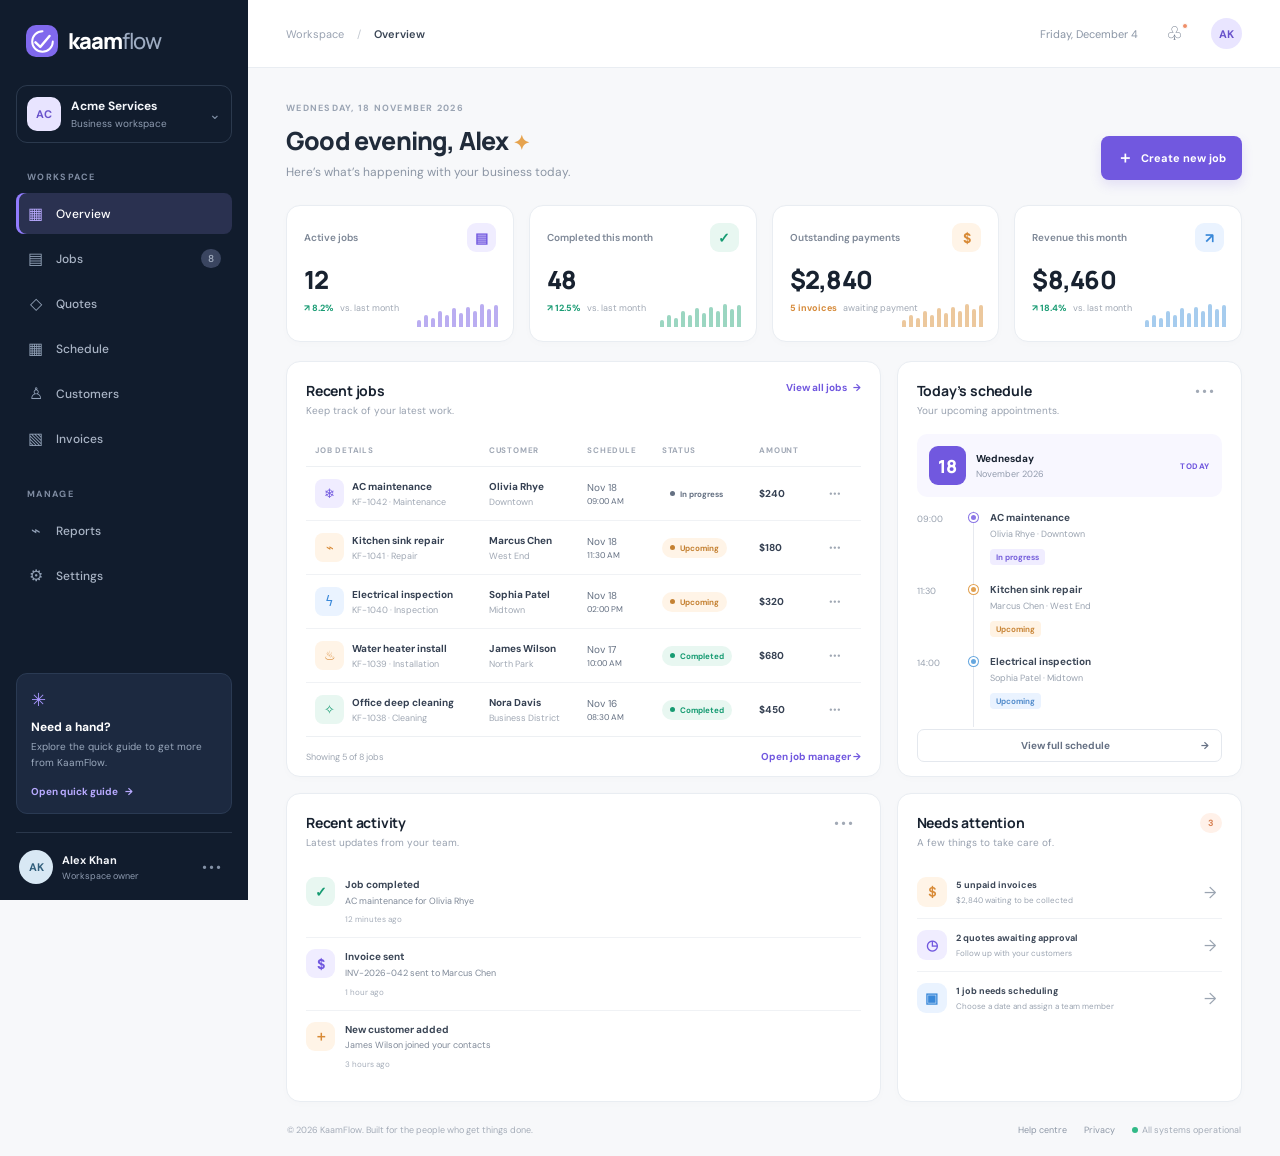
<file: projects/kaamflow/index.html>
<!doctype html>
<html lang="en">
<head>
  <meta charset="UTF-8">
  <meta name="viewport" content="width=device-width, initial-scale=1.0">
  <meta name="theme-color" content="#101827">
  <meta name="description" content="KaamFlow helps local service businesses manage jobs, customers, schedules and payments in one simple workspace.">
  <title>KaamFlow — Service Business Workspace</title>
  <link rel="preconnect" href="https://fonts.googleapis.com">
  <link rel="preconnect" href="https://fonts.gstatic.com" crossorigin>
  <link href="https://fonts.googleapis.com/css2?family=DM+Sans:wght@400;500;600;700&family=Manrope:wght@400;500;600;700;800&display=swap" rel="stylesheet">
  <link rel="stylesheet" href="styles.css">
</head>
<body>
  <div class="app-shell">
    <aside class="sidebar" id="sidebar">
      <a class="brand" href="#" aria-label="KaamFlow home">
        <span class="brand-mark"><svg viewBox="0 0 32 32" aria-hidden="true"><path d="M7 17.2 13.1 23 25 9" fill="none" stroke="currentColor" stroke-width="3.2" stroke-linecap="round" stroke-linejoin="round"/><path d="M16 2.8A13.2 13.2 0 1 0 29.2 16" fill="none" stroke="currentColor" stroke-width="2.5" stroke-linecap="round"/></svg></span>
        <span>kaam<span class="brand-light">flow</span></span>
      </a>
      <div class="workspace-switch"><span class="workspace-avatar">AC</span><span class="workspace-copy"><strong>Acme Services</strong><small>Business workspace</small></span><span class="chevron">⌄</span></div>
      <p class="nav-label">WORKSPACE</p>
      <nav class="main-nav" aria-label="Main navigation">
        <a class="nav-link active" href="#overview" data-view="overview"><span class="nav-icon">▦</span> Overview</a>
        <a class="nav-link" href="#jobs" data-view="jobs"><span class="nav-icon">▤</span> Jobs <span class="nav-count" id="navJobCount">8</span></a>
        <a class="nav-link" href="#quotes" data-view="quotes"><span class="nav-icon">◇</span> Quotes</a>
        <a class="nav-link" href="#calendar" data-view="calendar"><span class="nav-icon">▦</span> Schedule</a>
        <a class="nav-link" href="#customers" data-view="customers"><span class="nav-icon">♙</span> Customers</a>
        <a class="nav-link" href="#invoices" data-view="invoices"><span class="nav-icon">▧</span> Invoices</a>
      </nav>
      <p class="nav-label tools-label">MANAGE</p>
      <nav class="main-nav">
        <a class="nav-link" href="#reports" data-view="reports"><span class="nav-icon">⌁</span> Reports</a>
        <a class="nav-link" href="#settings" data-view="settings"><span class="nav-icon">⚙</span> Settings</a>
      </nav>
      <div class="sidebar-bottom">
        <div class="help-card"><span class="help-spark">✳</span><strong>Need a hand?</strong><p>Explore the quick guide to get more from KaamFlow.</p><button class="text-button" id="guideBtn">Open quick guide <span>→</span></button></div>
        <div class="profile-row"><div class="profile-avatar">AK</div><div class="profile-copy"><strong>Alex Khan</strong><small>Workspace owner</small></div><button class="more-button" aria-label="Profile options">•••</button></div>
      </div>
    </aside>

    <main class="main-area">
      <header class="topbar">
        <button class="mobile-menu" id="mobileMenu" aria-label="Open menu">☰</button>
        <div class="breadcrumbs">Workspace <span>/</span> <strong id="breadcrumbTitle">Overview</strong></div>
        <div class="top-actions"><span class="today-label" id="todayLabel">Tuesday, 18 November</span><button class="icon-button notification-button" id="notificationBtn" aria-label="Notifications">♧<i></i></button><button class="top-avatar" aria-label="Account">AK</button></div>
      </header>

      <section class="page-content" id="overviewView">
        <div class="page-heading">
          <div><p class="eyebrow">WEDNESDAY, 18 NOVEMBER 2026</p><h1>Good evening, Alex <span class="wave">✦</span></h1><p class="subheading">Here’s what’s happening with your business today.</p></div>
          <button class="primary-button" id="newJobBtn"><span>＋</span> Create new job</button>
        </div>

        <div class="metric-grid">
          <article class="metric-card"><div class="metric-top"><span>Active jobs</span><span class="metric-icon purple">▤</span></div><div class="metric-value" id="activeJobsMetric">12</div><div class="metric-foot"><span class="trend positive">↗ 8.2%</span><span>vs. last month</span></div><div class="metric-spark spark-purple"><i></i><i></i><i></i><i></i><i></i><i></i><i></i><i></i><i></i><i></i><i></i><i></i></div></article>
          <article class="metric-card"><div class="metric-top"><span>Completed this month</span><span class="metric-icon green">✓</span></div><div class="metric-value" id="completedMetric">48</div><div class="metric-foot"><span class="trend positive">↗ 12.5%</span><span>vs. last month</span></div><div class="metric-spark spark-green"><i></i><i></i><i></i><i></i><i></i><i></i><i></i><i></i><i></i><i></i><i></i><i></i></div></article>
          <article class="metric-card"><div class="metric-top"><span>Outstanding payments</span><span class="metric-icon orange">$</span></div><div class="metric-value" id="outstandingMetric">$2,840</div><div class="metric-foot"><span class="trend warning">5 invoices</span><span>awaiting payment</span></div><div class="metric-spark spark-orange"><i></i><i></i><i></i><i></i><i></i><i></i><i></i><i></i><i></i><i></i><i></i><i></i></div></article>
          <article class="metric-card"><div class="metric-top"><span>Revenue this month</span><span class="metric-icon blue">↗</span></div><div class="metric-value">$8,460</div><div class="metric-foot"><span class="trend positive">↗ 18.4%</span><span>vs. last month</span></div><div class="metric-spark spark-blue"><i></i><i></i><i></i><i></i><i></i><i></i><i></i><i></i><i></i><i></i><i></i><i></i></div></article>
        </div>

        <div class="dashboard-grid">
          <section class="panel jobs-panel">
            <div class="panel-heading"><div><h2>Recent jobs</h2><p>Keep track of your latest work.</p></div><a href="#jobs" class="subtle-link" data-view="jobs">View all jobs <span>→</span></a></div>
            <div class="table-wrap"><table><thead><tr><th>JOB DETAILS</th><th>CUSTOMER</th><th>SCHEDULE</th><th>STATUS</th><th>AMOUNT</th><th></th></tr></thead><tbody id="jobsTableBody"></tbody></table></div>
            <div class="panel-footer"><span id="jobsShowing">Showing 5 of 8 jobs</span><a href="#jobs" data-view="jobs">Open job manager →</a></div>
          </section>
          <section class="panel schedule-panel">
            <div class="panel-heading"><div><h2>Today’s schedule</h2><p>Your upcoming appointments.</p></div><button class="dots-button" aria-label="Schedule options">•••</button></div>
            <div class="schedule-date"><span class="date-number">18</span><span><strong>Wednesday</strong><small>November 2026</small></span><span class="today-pill">TODAY</span></div>
            <div class="timeline" id="timeline">
              <div class="timeline-item"><span class="time">09:00</span><span class="timeline-line"><i class="timeline-dot purple-dot"></i></span><div><strong>AC maintenance</strong><small>Olivia Rhye · Downtown</small><span class="timeline-tag tag-purple">In progress</span></div></div>
              <div class="timeline-item"><span class="time">11:30</span><span class="timeline-line"><i class="timeline-dot orange-dot"></i></span><div><strong>Kitchen sink repair</strong><small>Marcus Chen · West End</small><span class="timeline-tag tag-orange">Upcoming</span></div></div>
              <div class="timeline-item"><span class="time">14:00</span><span class="timeline-line"><i class="timeline-dot blue-dot"></i></span><div><strong>Electrical inspection</strong><small>Sophia Patel · Midtown</small><span class="timeline-tag tag-blue">Upcoming</span></div></div>
            </div>
            <button class="outline-button full-button" data-view="calendar">View full schedule <span>→</span></button>
          </section>
          <section class="panel activity-panel">
            <div class="panel-heading"><div><h2>Recent activity</h2><p>Latest updates from your team.</p></div><button class="dots-button" aria-label="Activity options">•••</button></div>
            <div class="activity-list">
              <div class="activity-item"><div class="activity-avatar avatar-green">✓</div><div><p><strong>Job completed</strong><br>AC maintenance for Olivia Rhye</p><small>12 minutes ago</small></div></div>
              <div class="activity-item"><div class="activity-avatar avatar-purple">$</div><div><p><strong>Invoice sent</strong><br>INV-2026-042 sent to Marcus Chen</p><small>1 hour ago</small></div></div>
              <div class="activity-item"><div class="activity-avatar avatar-orange">＋</div><div><p><strong>New customer added</strong><br>James Wilson joined your contacts</p><small>3 hours ago</small></div></div>
            </div>
          </section>
          <section class="panel attention-panel">
            <div class="panel-heading"><div><h2>Needs attention</h2><p>A few things to take care of.</p></div><span class="attention-count">3</span></div>
            <div class="attention-row"><span class="attention-icon orange-bg">＄</span><div><strong>5 unpaid invoices</strong><small>$2,840 waiting to be collected</small></div><button class="arrow-button" data-view="invoices">→</button></div>
            <div class="attention-row"><span class="attention-icon purple-bg">◷</span><div><strong>2 quotes awaiting approval</strong><small>Follow up with your customers</small></div><button class="arrow-button" data-view="jobs">→</button></div>
            <div class="attention-row"><span class="attention-icon blue-bg">▣</span><div><strong>1 job needs scheduling</strong><small>Choose a date and assign a team member</small></div><button class="arrow-button" data-view="jobs">→</button></div>
          </section>
        </div>
        <footer class="app-footer"><span>© 2026 KaamFlow. Built for the people who get things done.</span><span><a href="#help">Help centre</a><a href="#privacy">Privacy</a><span class="online-dot"></span> All systems operational</span></footer>
      </section>

      <section class="page-content secondary-view hidden" id="secondaryView">
        <div class="page-heading"><div><p class="eyebrow">KAAMFLOW WORKSPACE</p><h1 id="secondaryTitle">Jobs</h1><p class="subheading" id="secondaryDescription">Manage every job from request to completion.</p></div><button class="primary-button" id="secondaryNewBtn">＋ Create new job</button></div>
        <div class="panel secondary-panel" id="secondaryPanel"></div>
        <footer class="app-footer"><span>© 2026 KaamFlow. Built for the people who get things done.</span><span><a href="#help">Help centre</a><a href="#privacy">Privacy</a><span class="online-dot"></span> All systems operational</span></footer>
      </section>
    </main>
  </div>

  <div class="modal-backdrop hidden" id="jobModal" role="dialog" aria-modal="true" aria-labelledby="modalTitle">
    <form class="modal-card" id="jobForm">
      <div class="modal-heading"><div><p class="eyebrow">NEW WORK ORDER</p><h2 id="modalTitle">Create a new job</h2><p>Add the details and keep your work moving.</p></div><button type="button" class="modal-close" id="closeModal" aria-label="Close">×</button></div>
      <div class="form-grid">
        <label class="form-field full-field">Job title<input name="title" required placeholder="e.g. Air conditioner repair"></label>
        <label class="form-field">Customer name<input name="customer" required placeholder="Customer name"></label>
        <label class="form-field">Service type<select name="service"><option>Repair</option><option>Maintenance</option><option>Installation</option><option>Inspection</option><option>Cleaning</option></select></label>
        <label class="form-field">Date<input name="date" type="date" required></label>
        <label class="form-field">Estimated amount<input name="amount" type="number" min="0" step="0.01" required placeholder="0.00"></label>
        <label class="form-field full-field">Location<input name="location" placeholder="Area or address"></label>
      </div>
      <div class="modal-actions"><button type="button" class="outline-button" id="cancelModal">Cancel</button><button type="submit" class="primary-button">Create job <span>→</span></button></div>
    </form>
  </div>
  <div class="toast" id="toast" role="status" aria-live="polite"></div>
  <script src="app.js"></script>
</body>
</html>
</file>
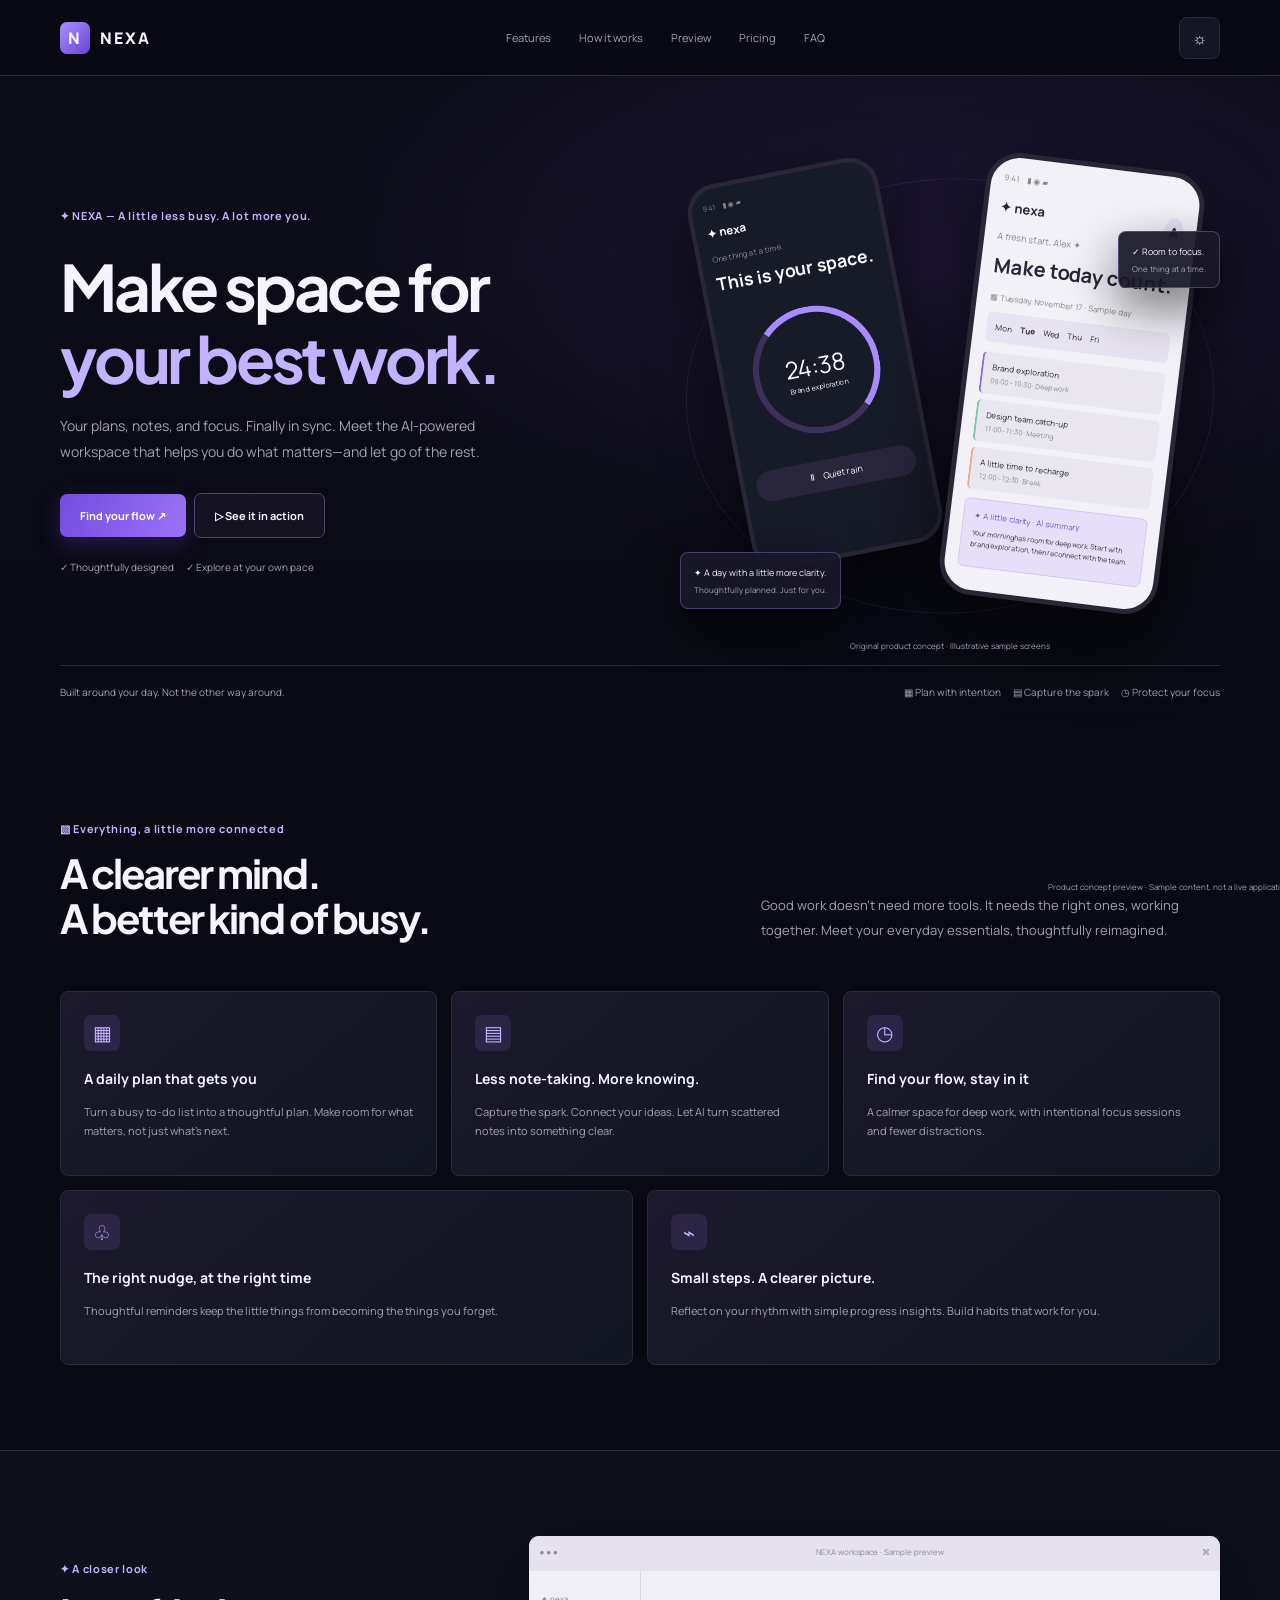
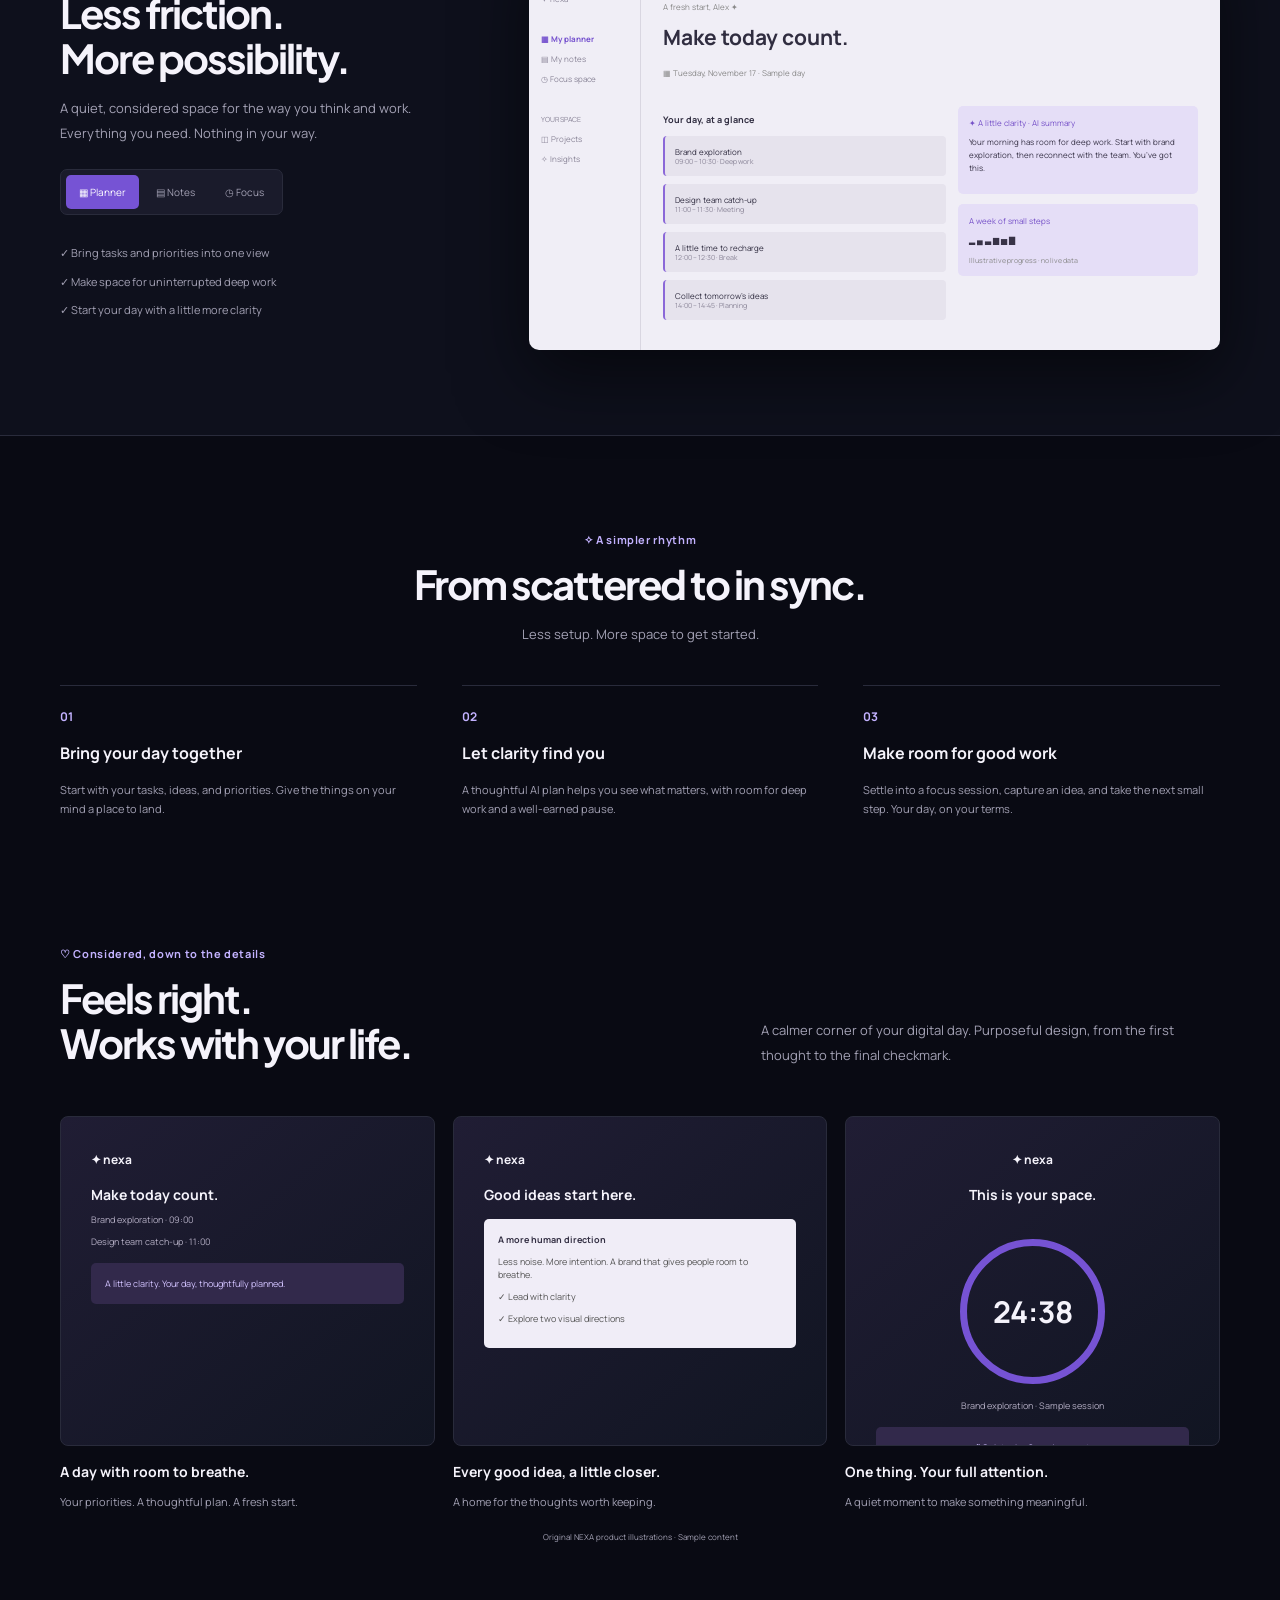
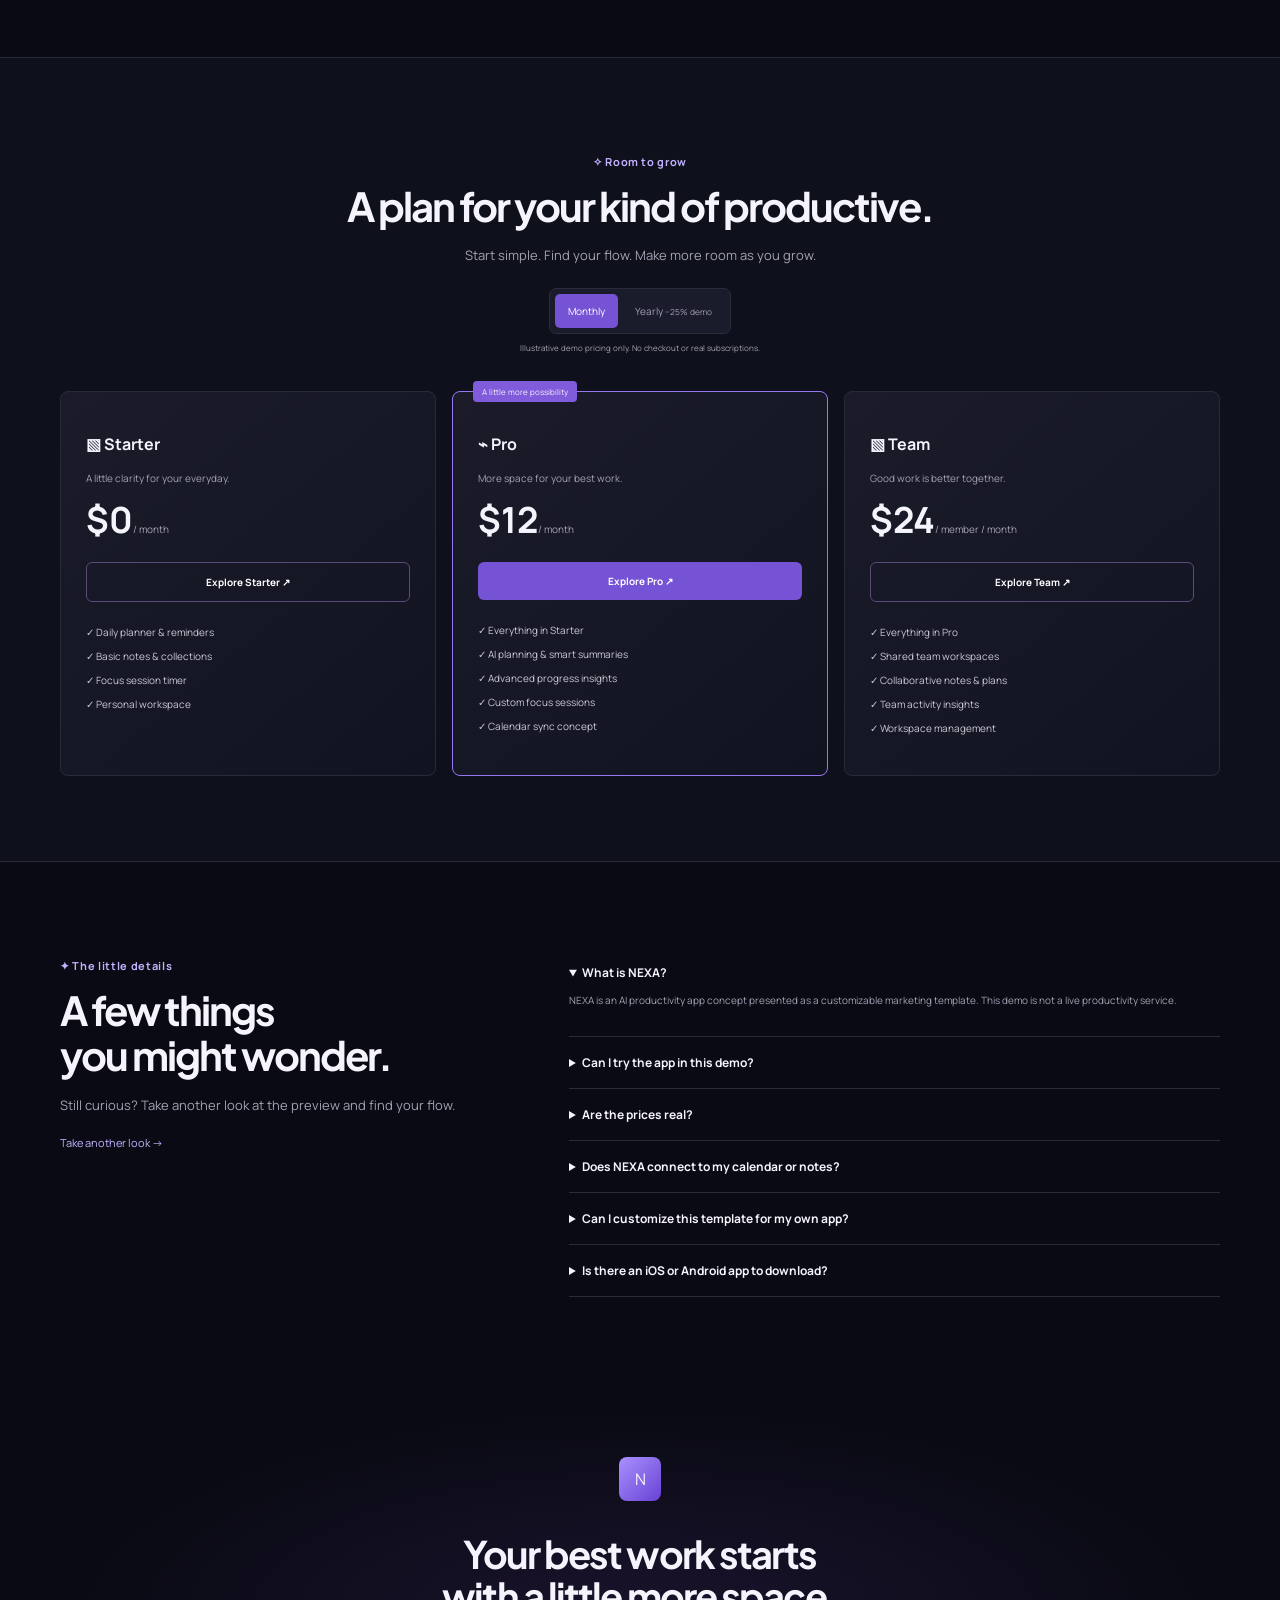
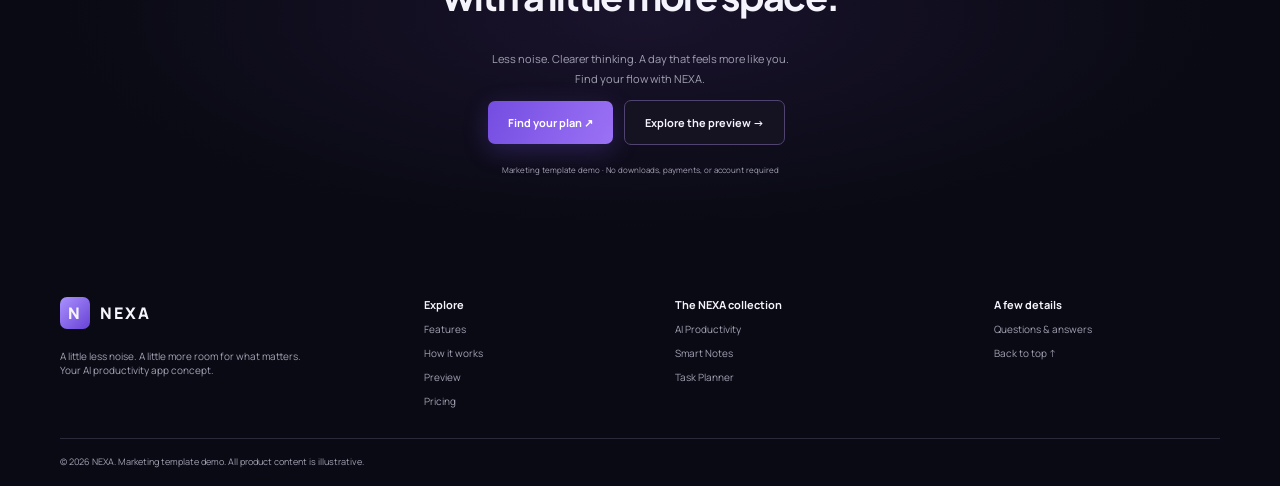
<file: projects/nexa-ai-productivity/index.html>
<!doctype html><html lang="en"><head><meta charset="utf-8"><meta name="viewport" content="width=device-width,initial-scale=1"><meta name="description" content="NEXA — thoughtful AI productivity for planning, notes and focus."><meta name="theme-color" content="#090a13"><title>NEXA — Make space for your best work</title><link rel="preconnect" href="https://fonts.googleapis.com"><link href="https://fonts.googleapis.com/css2?family=Manrope:wght@400;500;600;700;800&family=Plus+Jakarta+Sans:wght@500;600;700;800&display=swap" rel="stylesheet"><link rel="stylesheet" href="style.css"><script src="script.js" defer></script></head><body><header><div class="wrap nav"><a class="brand" href="#top"><i>N</i>NEXA</a><nav><a href="#features">Features</a><a href="#how">How it works</a><a href="#preview">Preview</a><a href="#pricing">Pricing</a><a href="#faq">FAQ</a></nav><button id="theme" aria-label="Toggle theme">☼</button><button id="menu" aria-label="Open menu">☰</button></div><nav class="mobile" id="mobile"><a href="#features">Features</a><a href="#how">How it works</a><a href="#preview">Preview</a><a href="#pricing">Pricing</a><a href="#faq">FAQ</a></nav></header><main id="top"><section class="hero"><div class="wrap hero-grid"><div><p class="eyebrow">✦ NEXA — A little less busy. A lot more you.</p><h1>Make space for<br><em>your best work.</em></h1><p class="lead">Your plans, notes, and focus. Finally in sync. Meet the AI-powered workspace that helps you do what matters—and let go of the rest.</p><a class="btn primary" href="#pricing">Find your flow ↗</a><a class="btn outline" href="#preview">▷ See it in action</a><p class="trust">✓ Thoughtfully designed　 ✓ Explore at your own pace</p></div><div class="hero-art"><div class="orbit"></div><div class="phone back"><small>9:41　▮ ◉ ▰</small><b>✦ nexa</b><p>One thing at a time.</p><h3>This is your space.</h3><div class="timer">24:38<small>Brand exploration</small></div><div class="pill">Ⅱ　Quiet rain</div></div><div class="phone front"><small>9:41　▮ ◉ ▰</small><b>✦ nexa <span>A</span></b><p>A fresh start, Alex ✦</p><h3>Make today count.</h3><small>▦ Tuesday, November 17 · Sample day</small><div class="days">Mon　<b>Tue</b>　Wed　Thu　Fri</div><div class="task">Brand exploration <small>09:00 – 10:30 · Deep work</small></div><div class="task mint">Design team catch-up <small>11:00 – 11:30 · Meeting</small></div><div class="task peach">A little time to recharge <small>12:00 – 12:30 · Break</small></div><div class="summary">✦ A little clarity · AI summary<p>Your morning has room for deep work. Start with brand exploration, then reconnect with the team.</p></div></div><label class="float f1">✦ A day with a little more clarity.<small>Thoughtfully planned. Just for you.</small></label><label class="float f2">✓ Room to focus.<small>One thing at a time.</small></label><small class="art-note">Original product concept · Illustrative sample screens</small></div></div><div class="wrap hero-foot">Built around your day. Not the other way around. <span>▦ Plan with intention　 ▤ Capture the spark　 ◷ Protect your focus</span></div></section>
<section class="section wrap" id="features"><div class="intro"><div><p class="eyebrow">▧ Everything, a little more connected</p><h2>A clearer mind.<br>A better kind of busy.</h2></div><p>Good work doesn’t need more tools. It needs the right ones, working together. Meet your everyday essentials, thoughtfully reimagined.</p></div><div class="features"><article><i>▦</i><h3>A daily plan that gets you</h3><p>Turn a busy to-do list into a thoughtful plan. Make room for what matters, not just what’s next.</p></article><article><i>▤</i><h3>Less note-taking. More knowing.</h3><p>Capture the spark. Connect your ideas. Let AI turn scattered notes into something clear.</p></article><article><i>◷</i><h3>Find your flow, stay in it</h3><p>A calmer space for deep work, with intentional focus sessions and fewer distractions.</p></article><article><i>♧</i><h3>The right nudge, at the right time</h3><p>Thoughtful reminders keep the little things from becoming the things you forget.</p></article><article><i>⌁</i><h3>Small steps. A clearer picture.</h3><p>Reflect on your rhythm with simple progress insights. Build habits that work for you.</p></article></div></section>
<section class="section preview" id="preview"><div class="wrap preview-grid"><div><p class="eyebrow">✦ A closer look</p><h2>Less friction.<br>More possibility.</h2><p class="muted">A quiet, considered space for the way you think and work. Everything you need. Nothing in your way.</p><div class="tabs"><button class="active" data-tab="planner">▦ Planner</button><button data-tab="notes">▤ Notes</button><button data-tab="focus">◷ Focus</button></div><ul id="benefits"><li>✓ Bring tasks and priorities into one view</li><li>✓ Make space for uninterrupted deep work</li><li>✓ Start your day with a little more clarity</li></ul></div><div class="window"><div class="bar">● ● ● <span>NEXA workspace · Sample preview</span> ⌘</div><div class="window-body"><aside>✦ nexa<br><br><b>▦ My planner</b><br>▤ My notes<br>◷ Focus space<br><br><small>YOUR SPACE</small><br>◫ Projects<br>✧ Insights</aside><div id="screen"><small>A fresh start, Alex ✦</small><h3>Make today count.</h3><small>▦ Tuesday, November 17 · Sample day</small><div class="dash"><div><label>Your day, at a glance</label><p>Brand exploration <small>09:00 – 10:30 · Deep work</small></p><p>Design team catch-up <small>11:00 – 11:30 · Meeting</small></p><p>A little time to recharge <small>12:00 – 12:30 · Break</small></p><p>Collect tomorrow’s ideas <small>14:00 – 14:45 · Planning</small></p></div><div><blockquote>✦ A little clarity · AI summary<p>Your morning has room for deep work. Start with brand exploration, then reconnect with the team. You’ve got this.</p></blockquote><blockquote>A week of small steps<p>▂ ▄ ▃ ▆ ▅ ▇</p><small>Illustrative progress · no live data</small></blockquote></div></div></div></div><p class="art-note">Product concept preview · Sample content, not a live application</p></div></div></section>
<section class="section wrap" id="how"><div class="center"><p class="eyebrow">✧ A simpler rhythm</p><h2>From scattered to in sync.</h2><p class="muted">Less setup. More space to get started.</p></div><div class="steps"><article><b>01</b><h3>Bring your day together</h3><p>Start with your tasks, ideas, and priorities. Give the things on your mind a place to land.</p></article><article><b>02</b><h3>Let clarity find you</h3><p>A thoughtful AI plan helps you see what matters, with room for deep work and a well-earned pause.</p></article><article><b>03</b><h3>Make room for good work</h3><p>Settle into a focus session, capture an idea, and take the next small step. Your day, on your terms.</p></article></div></section>
<section class="section wrap showcase"><div class="intro"><div><p class="eyebrow">♡ Considered, down to the details</p><h2>Feels right.<br>Works with your life.</h2></div><p>A calmer corner of your digital day. Purposeful design, from the first thought to the final checkmark.</p></div><div class="show-grid"><article><div class="show-phone"><b>✦ nexa</b><h3>Make today count.</h3><p>Brand exploration · 09:00</p><p>Design team catch-up · 11:00</p><blockquote>A little clarity. Your day, thoughtfully planned.</blockquote></div><h3>A day with room to breathe.</h3><p>Your priorities. A thoughtful plan. A fresh start.</p></article><article><div class="show-phone notes"><b>✦ nexa</b><h3>Good ideas start here.</h3><blockquote><b>A more human direction</b><p>Less noise. More intention. A brand that gives people room to breathe.</p><p>✓ Lead with clarity</p><p>✓ Explore two visual directions</p></blockquote></div><h3>Every good idea, a little closer.</h3><p>A home for the thoughts worth keeping.</p></article><article><div class="show-phone focus"><b>✦ nexa</b><h3>This is your space.</h3><strong>24:38</strong><p>Brand exploration · Sample session</p><blockquote>Ⅱ Quiet rain · Sound concept</blockquote></div><h3>One thing. Your full attention.</h3><p>A quiet moment to make something meaningful.</p></article></div><p class="tiny">Original NEXA product illustrations · Sample content</p></section>
<section class="section pricing"><div class="wrap"><div class="center" id="pricing"><p class="eyebrow">✧ Room to grow</p><h2>A plan for your kind of productive.</h2><p class="muted">Start simple. Find your flow. Make more room as you grow.</p><div class="billing"><button class="active" data-bill="month">Monthly</button><button data-bill="year">Yearly <small>−25% demo</small></button></div><p class="tiny">Illustrative demo pricing only. No checkout or real subscriptions.</p></div><div class="plans"><article><h3>▧ Starter</h3><p>A little clarity for your everyday.</p><strong data-month="0" data-year="0">$0</strong><small>/ month</small><button class="plan-btn" data-plan="Starter">Explore Starter ↗</button><ul><li>✓ Daily planner & reminders</li><li>✓ Basic notes & collections</li><li>✓ Focus session timer</li><li>✓ Personal workspace</li></ul></article><article class="featured"><label>A little more possibility</label><h3>⌁ Pro</h3><p>More space for your best work.</p><strong data-month="12" data-year="9">$12</strong><small>/ month</small><button class="plan-btn" data-plan="Pro">Explore Pro ↗</button><ul><li>✓ Everything in Starter</li><li>✓ AI planning & smart summaries</li><li>✓ Advanced progress insights</li><li>✓ Custom focus sessions</li><li>✓ Calendar sync concept</li></ul></article><article><h3>▧ Team</h3><p>Good work is better together.</p><strong data-month="24" data-year="18">$24</strong><small>/ member / month</small><button class="plan-btn" data-plan="Team">Explore Team ↗</button><ul><li>✓ Everything in Pro</li><li>✓ Shared team workspaces</li><li>✓ Collaborative notes & plans</li><li>✓ Team activity insights</li><li>✓ Workspace management</li></ul></article></div></div></section>
<section class="section wrap faq" id="faq"><div><p class="eyebrow">✦ The little details</p><h2>A few things<br>you might wonder.</h2><p class="muted">Still curious? Take another look at the preview and find your flow.</p><a href="#preview">Take another look →</a></div><div><details open><summary>What is NEXA?</summary><p>NEXA is an AI productivity app concept presented as a customizable marketing template. This demo is not a live productivity service.</p></details><details><summary>Can I try the app in this demo?</summary><p>You can explore Planner, Notes, and Focus previews. Sample tasks, AI summaries, and timers are illustrative, not connected to a real app.</p></details><details><summary>Are the prices real?</summary><p>No. Every plan and price is illustrative demo content. There is no checkout, subscription, or payment processing.</p></details><details><summary>Does NEXA connect to my calendar or notes?</summary><p>Not in this template. Calendar sync, reminders, AI planning, and collaboration are product concepts. No personal information is collected.</p></details><details><summary>Can I customize this template for my own app?</summary><p>Yes. Update the design tokens, copy, product visuals, and plans in the included HTML, CSS, and JavaScript.</p></details><details><summary>Is there an iOS or Android app to download?</summary><p>There is no published NEXA app linked to this demo. App-store badges are intentionally omitted.</p></details></div></section><section class="cta"><div class="wrap"><i>N</i><h2>Your best work starts<br>with a little more space.</h2><p>Less noise. Clearer thinking. A day that feels more like you.<br>Find your flow with NEXA.</p><a class="btn primary" href="#pricing">Find your plan ↗</a> <a class="btn outline" href="#preview">Explore the preview →</a><small>Marketing template demo · No downloads, payments, or account required</small></div></section></main><footer><div class="wrap foot"><div><a class="brand" href="#top"><i>N</i>NEXA</a><p>A little less noise. A little more room for what matters.<br>Your AI productivity app concept.</p></div><div><b>Explore</b><a href="#features">Features</a><a href="#how">How it works</a><a href="#preview">Preview</a><a href="#pricing">Pricing</a></div><div><b>The NEXA collection</b><a href="#preview" data-tab-link="planner">AI Productivity</a><a href="#preview" data-tab-link="notes">Smart Notes</a><a href="#preview" data-tab-link="planner">Task Planner</a></div><div><b>A few details</b><a href="#faq">Questions & answers</a><a href="#top">Back to top ↑</a></div></div><div class="wrap copyright">© <span id="year"></span> NEXA. Marketing template demo. All product content is illustrative.</div></footer><div class="modal" id="modal" hidden><div><button id="close" aria-label="Close">×</button><p class="eyebrow">✦ NEXA demo</p><h2 id="modal-title">Explore plan</h2><p>This plan is an illustrative example, not a purchasable subscription. No payment will be collected and no account will be created.</p><a class="btn primary" href="#preview">Back to preview ↗</a></div></div></body></html>
</file>
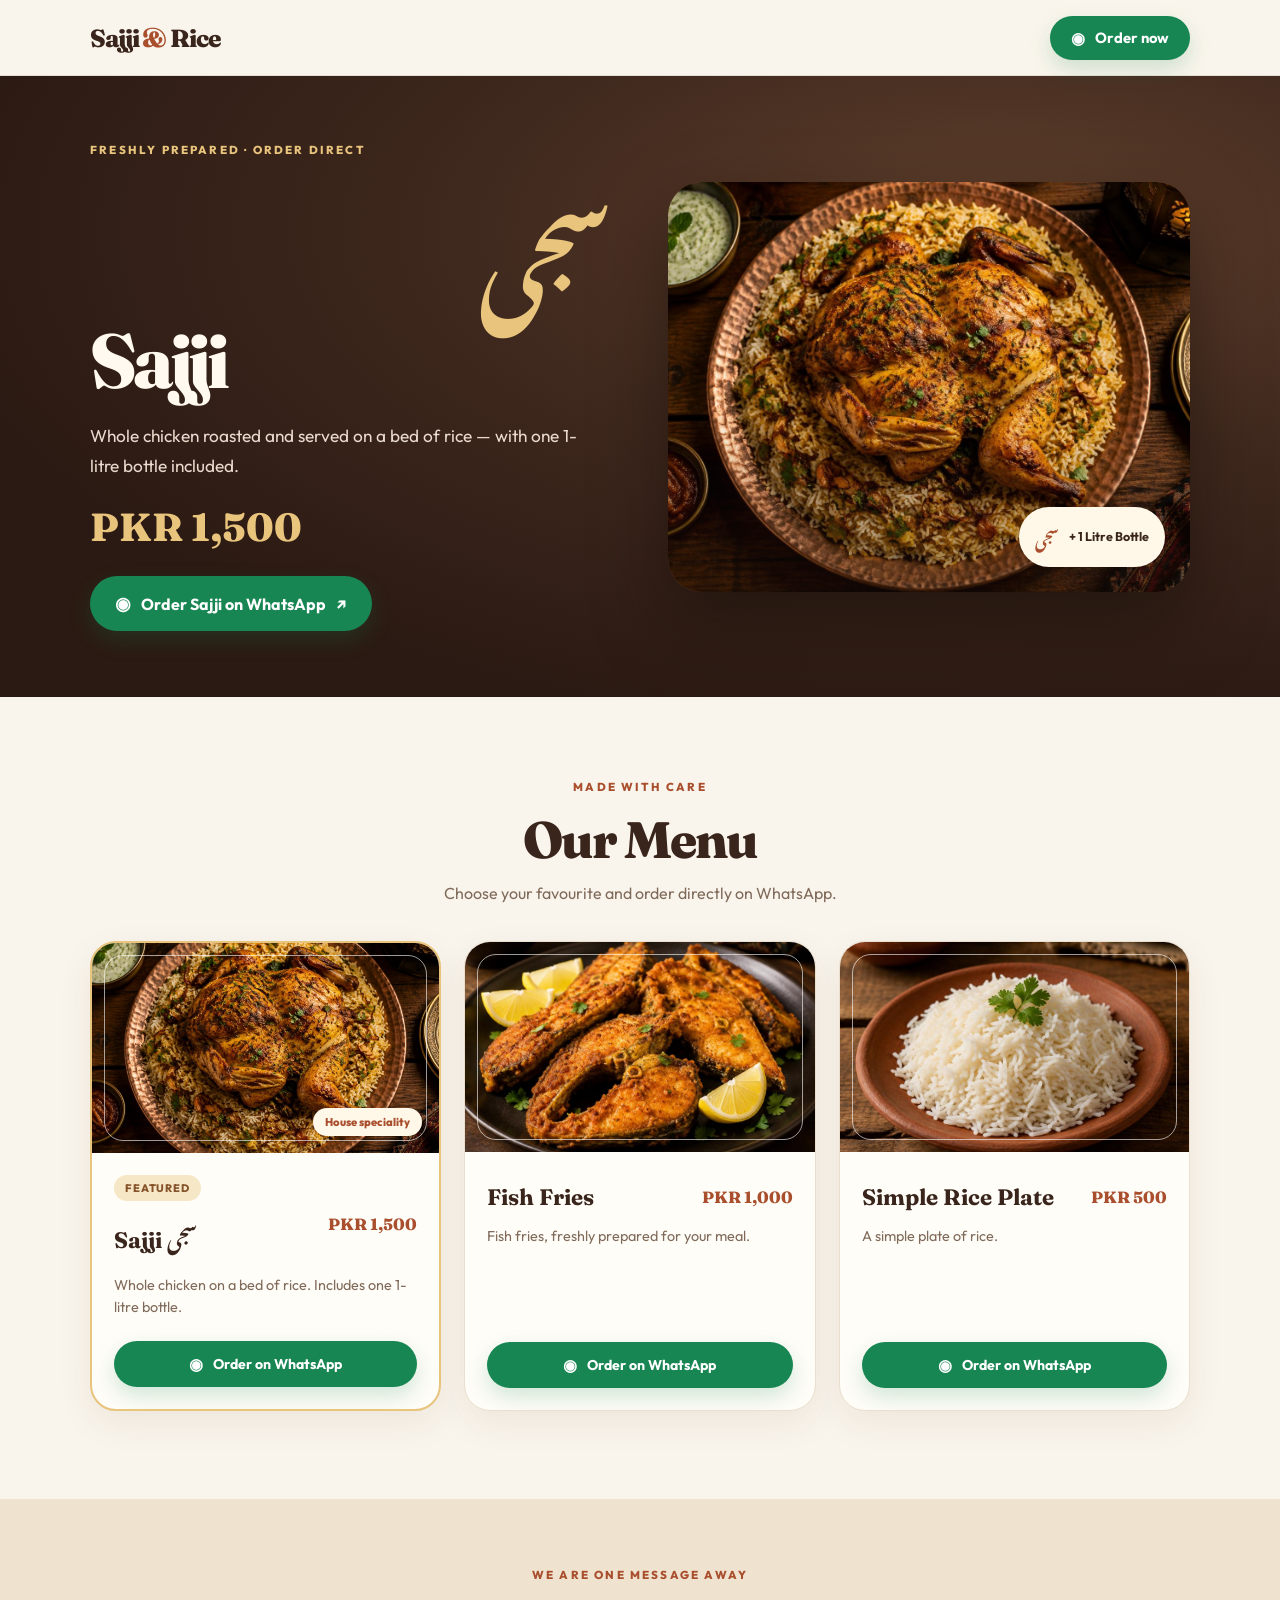
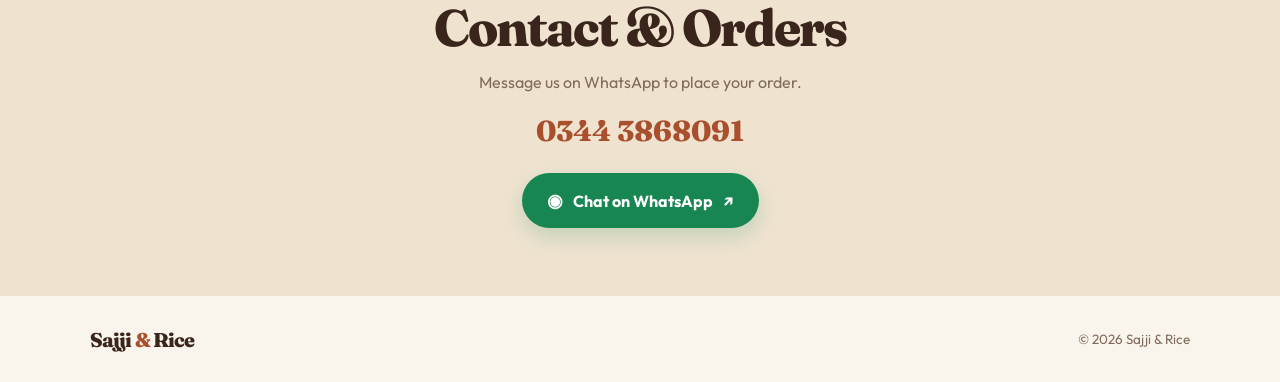
<file: projects/website-development-agent/index.html>
<!doctype html>
<html lang="en">
<head>
  <meta charset="utf-8">
  <meta name="viewport" content="width=device-width, initial-scale=1">
  <meta name="theme-color" content="#2b1a13">
  <meta name="description" content="Sajji, Fish Fries and Simple Rice Plate. Order directly on WhatsApp.">
  <title>Sajji & Rice — Sajji, Fish Fries & Rice | Order on WhatsApp</title>
  <link rel="preconnect" href="https://fonts.googleapis.com">
  <link rel="preconnect" href="https://fonts.gstatic.com" crossorigin>
  <link href="https://fonts.googleapis.com/css2?family=Fraunces:opsz,wght@9..144,600;9..144,800&family=Noto+Nastaliq+Urdu:wght@600&family=Outfit:wght@400;500;600;700;800&display=swap" rel="stylesheet">
  <link rel="stylesheet" href="style.css">
  <script src="script.js" defer></script>
</head>
<body>
  <header class="site-header">
    <div class="container nav">
      <a class="brand" href="#" aria-label="Sajji and Rice home">Sajji <span>&</span> Rice</a>
      <a class="button button-small" data-general-order href="#"> <span class="wa-icon" aria-hidden="true">◉</span> Order now</a>
    </div>
  </header>

  <main>
    <section class="hero">
      <div class="container hero-grid">
        <div class="hero-copy">
          <p class="eyebrow">Freshly prepared · Order direct</p>
          <p class="urdu" lang="ur" dir="rtl">سجی</p>
          <h1>Sajji</h1>
          <p class="hero-description">Whole chicken roasted and served on a bed of rice — with one 1-litre bottle included.</p>
          <p class="hero-price">PKR 1,500</p>
          <a class="button button-large" data-sajji-order href="#"> <span class="wa-icon" aria-hidden="true">◉</span> Order Sajji on WhatsApp <span aria-hidden="true">↗</span></a>
        </div>
        <div class="hero-visual">
          <img class="hero-photo" src="assets/sajji.jpg" alt="Original Sajji served on rice">
          <div class="visual-label"><span>سجی</span><span>+ 1 Litre Bottle</span></div>
        </div>
      </div>
    </section>

    <section class="menu-section" id="menu">
      <div class="container">
        <div class="section-heading">
          <p class="eyebrow eyebrow-light">Made with care</p>
          <h2>Our Menu</h2>
          <p>Choose your favourite and order directly on WhatsApp.</p>
        </div>
        <div class="menu-grid">
          <article class="menu-card featured">
            <div class="food-photo sajji-photo"><img src="assets/sajji.jpg" alt="Sajji with rice" loading="lazy"><span class="photo-caption">House speciality</span></div>
            <div class="card-content"><span class="tag">Featured</span><div class="card-title-row"><h3>Sajji <span class="urdu-inline" lang="ur">سجی</span></h3><strong>PKR 1,500</strong></div><p>Whole chicken on a bed of rice. Includes one 1-litre bottle.</p><a class="button card-button" data-sajji-order href="#"> <span class="wa-icon">◉</span> Order on WhatsApp</a></div>
          </article>
          <article class="menu-card">
            <div class="food-photo fish-photo"><img src="assets/fish.jpg" alt="Fish fries" loading="lazy"></div>
            <div class="card-content"><div class="card-title-row"><h3>Fish Fries</h3><strong>PKR 1,000</strong></div><p>Fish fries, freshly prepared for your meal.</p><a class="button card-button" data-fish-order href="#"><span class="wa-icon">◉</span> Order on WhatsApp</a></div>
          </article>
          <article class="menu-card">
            <div class="food-photo rice-photo"><img src="assets/rice.jpg" alt="Simple rice plate" loading="lazy"></div>
            <div class="card-content"><div class="card-title-row"><h3>Simple Rice Plate</h3><strong>PKR 500</strong></div><p>A simple plate of rice.</p><a class="button card-button" data-rice-order href="#"><span class="wa-icon">◉</span> Order on WhatsApp</a></div>
          </article>
        </div>
      </div>
    </section>

    <section class="contact-section" id="contact">
      <div class="container contact-content">
        <p class="eyebrow eyebrow-light">We are one message away</p>
        <h2>Contact & Orders</h2>
        <p>Message us on WhatsApp to place your order.</p>
        <a class="phone-number" href="tel:+923443868091">0344 3868091</a>
        <a class="button button-large" data-general-order href="#"><span class="wa-icon">◉</span> Chat on WhatsApp <span aria-hidden="true">↗</span></a>
      </div>
    </section>
  </main>

  <footer><div class="container footer-inner"><span class="brand brand-footer">Sajji <span>&</span> Rice</span><p>© <span id="year"></span> Sajji & Rice</p></div></footer>
</body>
</html>
</file>
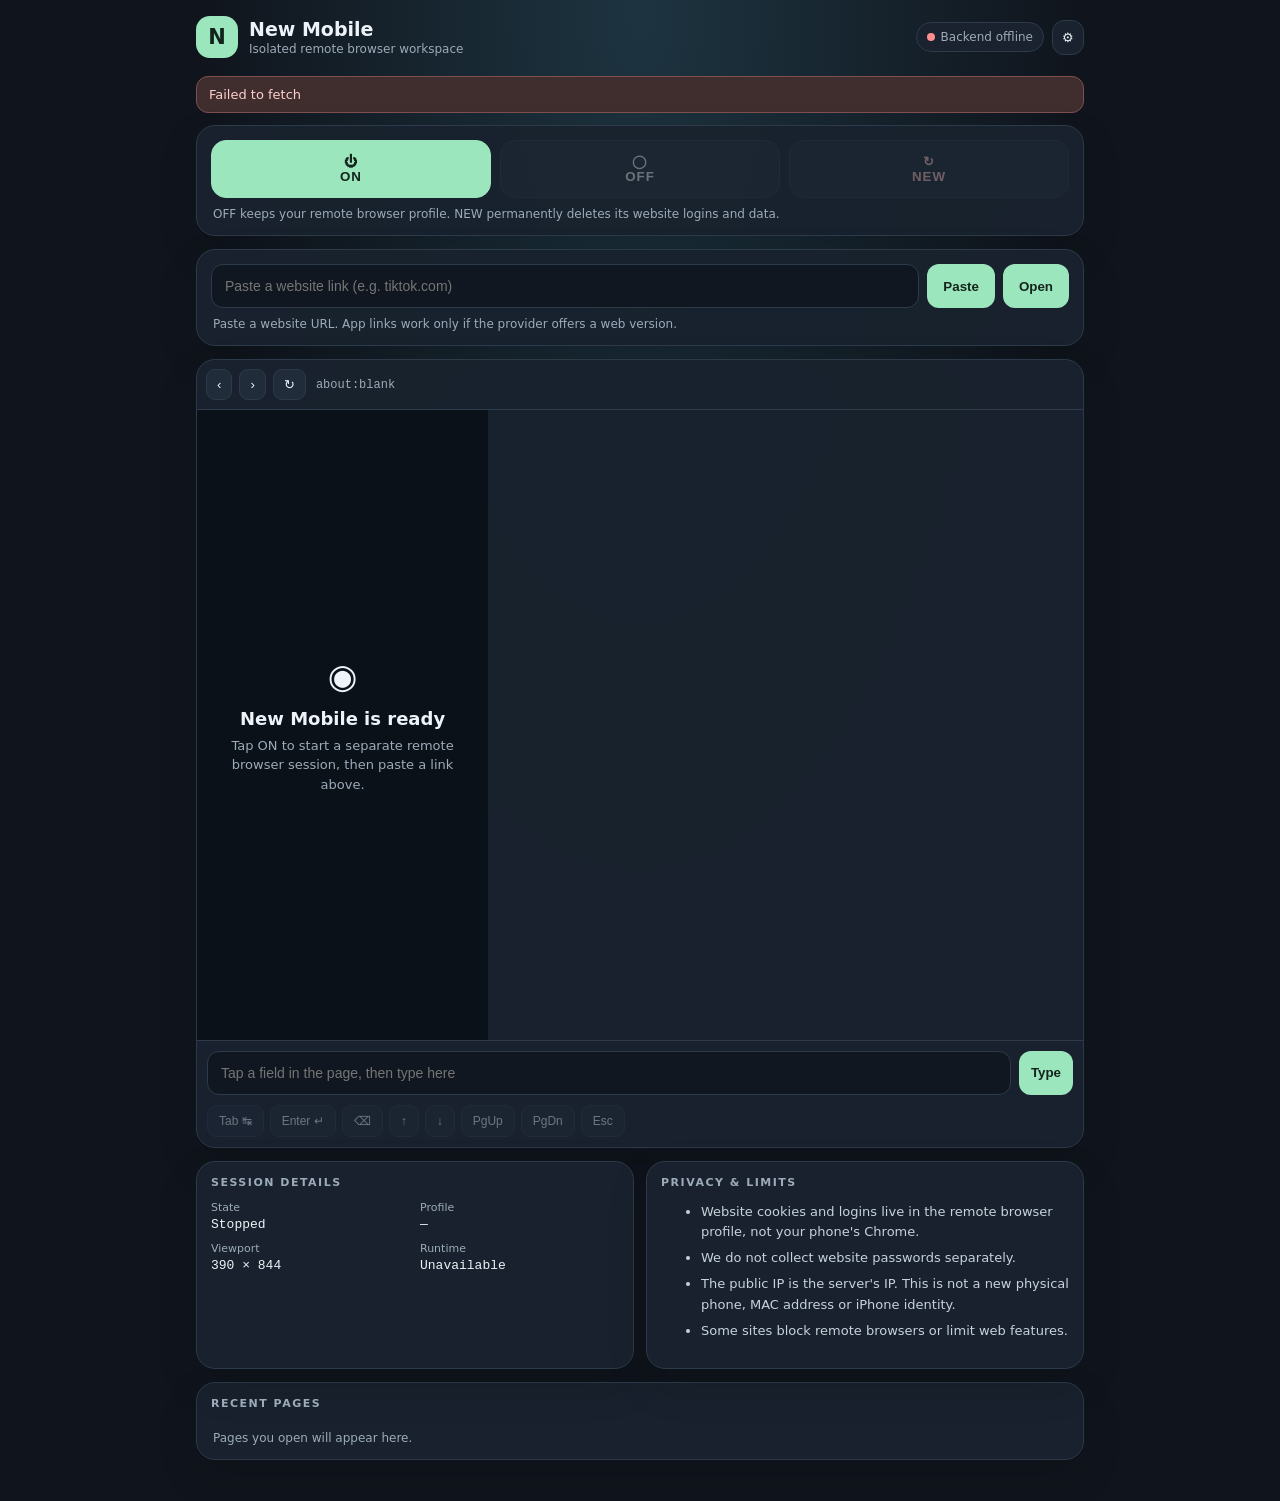
<file: projects/new-mobile/frontend/index.html>
<!doctype html>
<html lang="en">
<head>
<meta charset="utf-8"><meta name="viewport" content="width=device-width,initial-scale=1,viewport-fit=cover">
<meta name="theme-color" content="#10151d"><title>New Mobile</title>
<style>
:root{color-scheme:dark;--bg:#10151d;--panel:#19222e;--panel2:#202c3a;--line:#2d3a49;--text:#edf3f8;--muted:#9cabb9;--green:#9ce6bd;--red:#ff8e8e;--amber:#f2ca7c}
*{box-sizing:border-box}body{margin:0;background:radial-gradient(ellipse at top,#1d3440 0,transparent 48%),var(--bg);color:var(--text);font:15px system-ui,-apple-system,Segoe UI,sans-serif}
main{max-width:920px;margin:auto;padding:calc(env(safe-area-inset-top) + 16px) 16px calc(env(safe-area-inset-bottom) + 28px)}
header{display:flex;align-items:center;justify-content:space-between;gap:12px;margin-bottom:18px}.brand{display:flex;align-items:center;gap:11px}.logo{width:42px;height:42px;border-radius:14px;background:var(--green);color:#12251d;display:grid;place-items:center;font-weight:900;font-size:21px}.brand h1{font-size:19px;margin:0}.brand p{margin:2px 0 0;color:var(--muted);font-size:12px}
.status{border:1px solid var(--line);background:var(--panel);border-radius:30px;padding:7px 10px;font-size:12px;color:var(--muted)}.dot{display:inline-block;width:8px;height:8px;border-radius:50%;background:var(--amber);margin-right:6px}
.panel{background:rgba(25,34,46,.94);border:1px solid var(--line);border-radius:19px;padding:14px;margin-bottom:13px;box-shadow:0 16px 40px #0002}
.controls{display:grid;grid-template-columns:repeat(3,1fr);gap:9px}.controls button{min-height:58px;border-radius:15px;border:1px solid var(--line);background:var(--panel2);color:var(--text);font-weight:800;letter-spacing:1px}.controls button.primary{background:var(--green);border-color:var(--green);color:#14251e}.controls button.danger{color:#ffc1c1}.controls button:disabled{opacity:.38}
.urlrow{display:flex;gap:8px}.urlrow input,.settings input,.typebar input{width:100%;min-width:0;border:1px solid var(--line);border-radius:12px;background:#101720;color:var(--text);padding:13px;font-size:14px;outline:none}.urlrow button,.settings button,.typebar button{border:0;border-radius:12px;background:var(--green);color:#14251e;padding:0 16px;font-weight:800}
.hint{color:var(--muted);font-size:12px;margin:9px 2px 0}
.viewer{padding:0;overflow:hidden}.toolbar{display:flex;align-items:center;gap:7px;padding:9px;border-bottom:1px solid var(--line);min-width:0}.toolbar button{border:1px solid var(--line);background:var(--panel2);color:var(--text);border-radius:9px;padding:7px 10px}.address{min-width:0;overflow:hidden;text-overflow:ellipsis;white-space:nowrap;color:var(--muted);font:12px ui-monospace,monospace;margin-left:3px}
.screen{min-height:320px;aspect-ratio:390/844;max-height:70vh;background:#0b1118;display:flex;align-items:center;justify-content:center;position:relative}.screen img{width:100%;height:100%;object-fit:fill;display:block;touch-action:none;user-select:none;-webkit-user-drag:none}.empty{text-align:center;padding:30px;max-width:340px}.empty .symbol{font-size:34px;margin-bottom:12px}.empty h2{font-size:18px;margin:0 0 7px}.empty p{font-size:13px;line-height:1.5;color:var(--muted);margin:0}
.typebar{display:flex;gap:8px;padding:10px;border-top:1px solid var(--line)}.typebar button{padding:0 12px}.keybar{display:flex;gap:6px;flex-wrap:wrap;padding:0 10px 10px}.keybar button{border:1px solid var(--line);background:var(--panel2);color:var(--text);border-radius:9px;padding:8px 11px;font-size:12px}.keybar button:disabled{opacity:.4}
.grid{display:grid;grid-template-columns:1fr 1fr;gap:12px}.grid .panel{margin:0}.panel h3{font-size:11px;letter-spacing:1.5px;text-transform:uppercase;color:var(--muted);margin:0 0 12px}.note{font-size:13px;line-height:1.55;color:#c6d2dc}.note li{margin:6px 0}.history{padding:0;list-style:none;margin:0;max-height:260px;overflow:auto}.history button{width:100%;text-align:left;background:none;border:0;border-top:1px solid var(--line);padding:10px 2px;color:var(--text)}.history small{display:block;color:var(--muted);overflow:hidden;text-overflow:ellipsis;white-space:nowrap}
.settings{display:none;position:fixed;inset:0;background:#000b;z-index:5;align-items:end;justify-content:center;padding:15px}.settings.open{display:flex}.sheet{background:var(--panel);border:1px solid var(--line);border-radius:20px;padding:18px;width:min(100%,440px)}.sheet label{display:block;color:var(--muted);font-size:12px;margin:12px 0 6px}.sheet input{margin-bottom:8px}.sheet .actions{display:flex;gap:8px;margin-top:10px}.sheet .actions button{min-height:43px;flex:1}.sheet .actions .secondary{background:var(--panel2);color:var(--text);border:1px solid var(--line)}
.toast{padding:10px 12px;background:#402d2d;border:1px solid #805050;color:#ffd0d0;border-radius:12px;margin-bottom:12px;display:none;font-size:13px}.meta{display:grid;grid-template-columns:1fr 1fr;gap:10px}.meta span{display:block;color:var(--muted);font-size:11px}.meta b{font:13px ui-monospace,monospace;overflow-wrap:anywhere}
@media(max-width:600px){main{padding-left:12px;padding-right:12px}.grid{grid-template-columns:1fr}.status{max-width:140px;white-space:nowrap;overflow:hidden;text-overflow:ellipsis}.urlrow button{padding:0 12px}}
</style></head>
<body><main>
<header><div class="brand"><div class="logo">N</div><div><h1>New Mobile</h1><p>Isolated remote browser workspace</p></div></div><div style="display:flex;align-items:center;gap:8px"><span class="status"><i class="dot" id="dot"></i><span id="status">Checking</span></span><button id="settingsOpen" aria-label="Settings" style="border:1px solid var(--line);background:var(--panel);color:var(--text);border-radius:12px;padding:9px">⚙</button></div></header>
<div id="toast" class="toast" role="alert"></div>
<section class="panel"><div class="controls"><button id="on" class="primary">⏻<br>ON</button><button id="off" disabled>◯<br>OFF</button><button id="new" class="danger" disabled>↻<br>NEW</button></div><p class="hint">OFF keeps your remote browser profile. NEW permanently deletes its website logins and data.</p></section>
<section class="panel"><form class="urlrow" id="navForm"><input id="url" type="url" placeholder="Paste a website link (e.g. tiktok.com)" autocomplete="url" inputmode="url"><button type="button" id="paste">Paste</button><button type="submit" id="open" disabled>Open</button></form><p class="hint">Paste a website URL. App links work only if the provider offers a web version.</p></section>
<section class="panel viewer"><div class="toolbar"><button id="back" disabled>‹</button><button id="forward" disabled>›</button><button id="reload" disabled>↻</button><div class="address" id="address">about:blank</div></div><div class="screen" id="screen"><div class="empty"><div class="symbol">◉</div><h2>New Mobile is ready</h2><p>Tap ON to start a separate remote browser session, then paste a link above.</p></div></div><div class="typebar"><input id="typing" placeholder="Tap a field in the page, then type here" disabled><button id="sendText" disabled>Type</button></div><div class="keybar"><button data-key="Tab" disabled>Tab ↹</button><button data-key="Enter" disabled>Enter ↵</button><button data-key="Backspace" disabled>⌫</button><button data-key="ArrowUp" disabled>↑</button><button data-key="ArrowDown" disabled>↓</button><button data-key="PageUp" disabled>PgUp</button><button data-key="PageDown" disabled>PgDn</button><button data-key="Escape" disabled>Esc</button></div></section>
<div class="grid"><section class="panel"><h3>Session details</h3><div class="meta"><div><span>State</span><b id="state">Stopped</b></div><div><span>Profile</span><b id="profile">—</b></div><div><span>Viewport</span><b>390 × 844</b></div><div><span>Runtime</span><b id="runtime">Not checked</b></div></div></section><section class="panel"><h3>Privacy & limits</h3><ul class="note"><li>Website cookies and logins live in the remote browser profile, not your phone's Chrome.</li><li>We do not collect website passwords separately.</li><li>The public IP is the server's IP. This is not a new physical phone, MAC address or iPhone identity.</li><li>Some sites block remote browsers or limit web features.</li></ul></section></div>
<section class="panel" style="margin-top:13px"><h3>Recent pages</h3><ul class="history" id="history"><li class="hint">Pages you open will appear here.</li></ul></section>
</main>
<div class="settings" id="settings"><div class="sheet"><h2 style="margin:0">Connection settings</h2><label for="api">Backend API base URL</label><input id="api" placeholder="https://your-backend.example.com"><label for="key">Access key (optional)</label><input id="key" type="password" placeholder="Bearer access key" autocomplete="off"><div class="actions"><button class="secondary" id="settingsCancel">Cancel</button><button id="settingsSave">Save settings</button></div></div></div>
<script>
const $=id=>document.getElementById(id);
let sid=sessionStorage.getItem("nm.sid")||"", info=null, frameTimer=null, frameUrl=null, busy=false;
const base=()=>($("api").value||localStorage.getItem("nm.api")||"https://new-mobile-backend-production.up.railway.app").replace(/\/+$/,"");
const headers=()=>({"Content-Type":"application/json",...(sessionStorage.getItem("nm.key")?{Authorization:"Bearer "+sessionStorage.getItem("nm.key")}:{})});
async function api(path,opts={}){const b=base();if(!b)throw Error("Set the backend API address in Settings first.");const r=await fetch(b+"/api/v1"+path,{...opts,headers:{...headers(),...(opts.headers||{})}});if(!r.ok){let msg=r.statusText;try{msg=(await r.json()).detail||msg}catch{}throw Error(msg)}return r.status===204?null:r.json()}
function toast(msg){$("toast").textContent=msg;$("toast").style.display="block"}
function clearToast(){$("toast").style.display="none"}
function setStatus(text,color="#f2ca7c"){$("status").textContent=text;$("dot").style.background=color}
function update(){const running=info?.state==="running";$("state").textContent=info?.state||"Stopped";$("profile").textContent=info?.profile_id?.slice(0,8)||"—";$("runtime").textContent=info?.runtime_available?"Chromium available":"Unavailable";$("on").disabled=!!running||busy;$("off").disabled=!running||busy;$("new").disabled=!info||busy;$("open").disabled=!running||busy;$("typing").disabled=!running;$("sendText").disabled=!running;document.querySelectorAll(".keybar button").forEach(b=>b.disabled=!running);$("back").disabled=!running;$("forward").disabled=!running;$("reload").disabled=!running}
async function health(){try{const h=await api("/health");setStatus(h.runtime_available?"Backend online":"Runtime unavailable",h.runtime_available?"#9ce6bd":"#f2ca7c");$("runtime").textContent=h.runtime_available?"Chromium available":"Unavailable"}catch(e){setStatus("Backend offline","#ff8e8e");$("runtime").textContent="Unavailable";if(base())toast(e.message)}}
async function start(){if(busy)return;busy=true;clearToast();update();try{info=await api("/session/start",{method:"POST"});sid=info.session_id;sessionStorage.setItem("nm.sid",sid);setStatus("Browser running","#9ce6bd");await loadHistory();startFrames()}catch(e){toast(e.message);setStatus("Unavailable","#ff8e8e")}finally{busy=false;update()}}
async function stop(){if(!sid||busy)return;busy=true;update();try{info=await api("/session/"+sid+"/stop",{method:"POST"});stopFrames();setStatus("Stopped — profile saved","#f2ca7c")}catch(e){toast(e.message)}finally{busy=false;update()}}
async function reset(){if(!sid||busy)return;if(!confirm("NEW will permanently delete the current remote browser profile, cookies, logins and history. Continue?"))return;busy=true;update();try{stopFrames();info=await api("/session/"+sid+"/reset",{method:"POST"});sid=info.session_id;sessionStorage.setItem("nm.sid",sid);$("address").textContent="about:blank";$("screen").innerHTML='<div class="empty"><div class="symbol">✧</div><h2>Fresh profile created</h2><p>Your previous browser data was deleted.</p></div>';await loadHistory();startFrames();setStatus("Fresh profile","#9ce6bd")}catch(e){toast(e.message)}finally{busy=false;update()}}
function normalize(v){let s=v.trim();if(!s)return null;if(!/^[a-z][a-z0-9+.-]*:/i.test(s))s="https://"+s;try{const u=new URL(s);return ["http:","https:"].includes(u.protocol)?u.href:null}catch{return null}}
async function navigate(value){const url=normalize(value);if(!url)return toast("Enter a valid http or https website link.");if(!sid||busy)return;busy=true;update();clearToast();try{info=await api("/session/"+sid+"/navigate",{method:"POST",body:JSON.stringify({url})});$("address").textContent=info.current_url||url;await loadHistory();await refreshFrame()}catch(e){toast(e.message)}finally{busy=false;update()}}
async function send(ev){if(!sid)return;try{await api("/session/"+sid+"/input",{method:"POST",body:JSON.stringify(ev)})}catch(e){toast(e.message)}}
async function refreshFrame(){if(!sid||info?.state!=="running")return;try{const r=await fetch(base()+"/api/v1/session/"+sid+"/frame",{headers:headers(),cache:"no-store"});if(!r.ok)throw Error("Remote browser frame unavailable");const blob=await r.blob();const next=URL.createObjectURL(blob);const img=document.createElement("img");img.alt="Remote browser screen";img.src=next;img.addEventListener("load",()=>{if(frameUrl)URL.revokeObjectURL(frameUrl);frameUrl=next});$("screen").replaceChildren(img);$("address").textContent=info?.current_url||$("address").textContent}catch(e){if(!frameUrl)toast(e.message)}}
function startFrames(){stopFrames();refreshFrame();frameTimer=setInterval(refreshFrame,1800)}
function stopFrames(){if(frameTimer)clearInterval(frameTimer);frameTimer=null}
async function loadHistory(){if(!sid)return;try{const rows=await api("/session/"+sid+"/history");$("history").innerHTML="";if(!rows.length){$("history").innerHTML='<li class="hint">Pages you open will appear here.</li>';return}rows.slice().reverse().forEach(x=>{const li=document.createElement("li"),b=document.createElement("button"),small=document.createElement("small");b.textContent=x.title||x.url;small.textContent=x.url;b.append(small);b.onclick=()=>{$("url").value=x.url;navigate(x.url)};li.append(b);$("history").append(li)})}catch{}}
$("on").onclick=start;$("off").onclick=stop;$("new").onclick=reset;$("navForm").onsubmit=e=>{e.preventDefault();navigate($("url").value)};$("paste").onclick=async()=>{try{$("url").value=await navigator.clipboard.readText()}catch{toast("Clipboard permission unavailable. Paste the link manually.")}};$("back").onclick=()=>send({type:"back"});$("forward").onclick=()=>send({type:"forward"});$("reload").onclick=()=>send({type:"reload"});$("sendText").onclick=async()=>{const t=$("typing").value;if(t){await send({type:"text",text:t});$("typing").value=""}};$("typing").onkeydown=e=>{if(e.key==="Enter"){e.preventDefault();$("sendText").click()}};document.querySelectorAll(".keybar button").forEach(b=>b.addEventListener("click",()=>send({type:"key",key:b.dataset.key})));
let gesture=null;function imagePoint(e){const r=e.target.getBoundingClientRect();return{x:Math.round((e.clientX-r.left)*390/r.width),y:Math.round((e.clientY-r.top)*844/r.height)}}$("screen").addEventListener("pointerdown",e=>{if(e.target.tagName!=="IMG")return;e.preventDefault();e.target.setPointerCapture(e.pointerId);gesture={id:e.pointerId,startX:e.clientX,startY:e.clientY,lastX:e.clientX,lastY:e.clientY,moved:false}});$("screen").addEventListener("pointermove",e=>{if(!gesture||gesture.id!==e.pointerId)return;e.preventDefault();const dx=e.clientX-gesture.lastX,dy=e.clientY-gesture.lastY;if(Math.abs(e.clientX-gesture.startX)+Math.abs(e.clientY-gesture.startY)>8)gesture.moved=true;if(gesture.moved&&(Math.abs(dx)+Math.abs(dy)>1)){send({type:"scroll",dx:Math.round(-dx*2),dy:Math.round(-dy*2)});gesture.lastX=e.clientX;gesture.lastY=e.clientY}});$("screen").addEventListener("pointerup",e=>{if(!gesture||gesture.id!==e.pointerId)return;if(!gesture.moved&&e.target.tagName==="IMG"){const p=imagePoint(e);send({type:"tap",x:p.x,y:p.y})}gesture=null});$("screen").addEventListener("pointercancel",()=>gesture=null);
$("settingsOpen").onclick=()=>{$("api").value=localStorage.getItem("nm.api")||"https://new-mobile-backend-production.up.railway.app";$("key").value=sessionStorage.getItem("nm.key")||"";$("settings").classList.add("open")};$("settingsCancel").onclick=()=>$("settings").classList.remove("open");$("settingsSave").onclick=()=>{localStorage.setItem("nm.api",$("api").value.trim());sessionStorage.setItem("nm.key",$("key").value);$("settings").classList.remove("open");health()};
$("api").value=localStorage.getItem("nm.api")||"https://new-mobile-backend-production.up.railway.app";health();update();
</script></body></html>
</file>
<file: style.css>
:root{--ink:#18232a;--muted:#69777c;--paper:#f5f5f0;--line:#dfe3dc;--orange:#d77a54}*{box-sizing:border-box}html{scroll-behavior:smooth}body{margin:0;background:var(--paper);color:var(--ink);font-family:'DM Sans',sans-serif}a{color:inherit;text-decoration:none}.wrap{width:min(1120px,calc(100% - 48px));margin:auto}header{height:76px;border-bottom:1px solid var(--line)}.nav{height:100%;display:flex;align-items:center;justify-content:space-between}.logo{font-weight:800;letter-spacing:.1em;font-size:14px}.logo span,.section-top h2 span{color:var(--orange)}nav{display:flex;gap:30px}nav a,.contact{font-size:12px;color:var(--muted)}.contact{border:1px solid #aebbb2;padding:10px 14px;color:var(--ink)}.intro{min-height:545px;display:grid;grid-template-columns:1fr 1fr;align-items:center;gap:50px;padding-block:65px}.overline{font-size:9px;letter-spacing:.18em;font-weight:700;color:#718078}.intro h1,.about h2{font:600 clamp(48px,6vw,72px)/1.08 'Playfair Display';letter-spacing:-.04em;margin:24px 0}.intro h1 em,.about h2 em{color:#6c907c}.lead{max-width:430px;color:var(--muted);font-size:14px;line-height:1.9}.explore{display:inline-block;margin-top:25px;font-size:12px;font-weight:700;border-bottom:1px solid #809b89;padding-bottom:9px}.art{height:370px;position:relative}.art-orbit{position:absolute;inset:15px 10px;border:1px solid #cbd5cb;border-radius:50%;transform:rotate(-18deg) scaleY(.8)}.art-card{position:absolute;width:250px;height:265px;padding:22px;box-shadow:0 25px 50px #29352b20;display:flex;flex-direction:column;justify-content:space-between}.art-card small{font-size:8px;letter-spacing:.12em}.art-card b{font:600 39px/1.05 'Playfair Display'}.art-card span{font-size:9px}.one{background:#263c34;color:#f7f4e9;left:18px;top:30px;transform:rotate(-7deg)}.one b i{color:#e5b36c}.two{background:#e2dbf1;color:#292438;right:10px;bottom:0;transform:rotate(7deg)}.two b{font:800 33px 'DM Sans'}.projects{padding:70px 0 90px;border-top:1px solid var(--line)}.section-top{display:flex;justify-content:space-between;align-items:end;margin-bottom:30px}.section-top h2{font:600 36px 'Playfair Display';margin:0}.section-top>p{font-size:12px;color:var(--muted)}.grid{display:grid;grid-template-columns:repeat(3,1fr);gap:22px}.visual{height:280px;display:block;position:relative;overflow:hidden}.visual label{position:absolute;right:13px;top:13px;font-size:9px}.food{background:#e7d6bd;padding:28px}.food>div{height:100%;background:#4b2d20;color:#fff3e4;padding:22px;display:flex;flex-direction:column;justify-content:space-between}.food b{font:800 13px 'Playfair Display';letter-spacing:.08em}.food b i{color:#e5b36c}.food h3{font:600 30px 'Playfair Display'}.food small{font-size:7px;letter-spacing:.14em}.nexa{background:#111321;padding:22px;color:white}.nexa>div{height:100%;padding:18px;background:radial-gradient(circle at 80% 30%,#3b2d5c,#17182b 55%);position:relative}.nexa b{font-size:14px;letter-spacing:.1em}.nexa small{display:block;color:#b9a1ff;font-size:7px;margin-top:20px}.nexa h3{font:600 30px 'Playfair Display';margin:8px 0}.nexa aside{position:absolute;right:10px;bottom:-8px;width:72%;background:#f3f0f9;color:#282538;border-radius:6px;padding:12px;font-size:7px;transform:rotate(-4deg);box-shadow:0 8px 25px #0006}.nexa aside strong{display:block;font-size:11px;margin:7px 0}.nexa aside p{background:#e8e3f4;padding:6px}.tag{font-size:8px;letter-spacing:.13em;color:#829087;font-weight:700;margin:17px 0 7px}.grid article>h3{font:600 20px 'Playfair Display';margin:0 0 8px}.desc{font-size:10px;line-height:1.6;color:var(--muted);min-height:34px}.links{display:flex;justify-content:space-between;border-top:1px solid var(--line);padding-top:11px;font-size:10px;font-weight:700}.links span{font-size:8px;color:#8a9690;font-weight:500}.next .visual{background:#e6e9e1;border:1px dashed #b7c2b7;display:grid;place-content:center;text-align:center;color:#849087}.next .visual b{font-size:42px}.next .visual span{font-size:9px;letter-spacing:.15em;line-height:1.8}.about{border-top:1px solid var(--line);padding:80px 0;display:grid;grid-template-columns:1fr 1fr;gap:60px}.about h2{font-size:44px;margin:15px 0}.about>div+div{max-width:500px;color:var(--muted);font-size:12px;line-height:1.9}.about a{color:#52745f;font-weight:700}footer{background:#e9ece5}.foot{min-height:90px;display:flex;align-items:center;justify-content:space-between}.foot p,.foot span{font-size:10px;color:var(--muted)}@media(max-width:760px){.intro{grid-template-columns:1fr;gap:20px}.art{max-width:500px;width:100%;margin:auto}.grid{grid-template-columns:1fr 1fr}.grid article:last-child{display:none}.about{gap:25px}.section-top{align-items:start;flex-direction:column}}@media(max-width:520px){.wrap{width:calc(100% - 34px)}nav{display:none}.intro h1{font-size:49px}.art{transform:scale(.82);transform-origin:top center;margin-bottom:-55px}.grid{grid-template-columns:1fr}.grid article:last-child{display:block}.visual{height:300px}.about{grid-template-columns:1fr;padding:55px 0}.foot{padding:20px 0;gap:8px;flex-direction:column}}
</file>
<file: kaamflow/styles.css>
:root{--ink:#18263a;--muted:#8290a3;--line:#e9edf3;--bg:#f6f8fb;--blue:#477ee8;--navy:#111e32;--green:#16a879;--font:'DM Sans',sans-serif;--display:'Manrope',sans-serif}*{box-sizing:border-box}body{margin:0;background:var(--bg);color:var(--ink);font-family:var(--font);font-size:13px}.app-shell{min-height:100vh}.sidebar{position:fixed;inset:0 auto 0 0;width:248px;background:var(--navy);color:#dbe4f1;padding:26px 17px 18px;display:flex;flex-direction:column;z-index:20}.brand{display:flex;align-items:center;gap:10px;color:white;text-decoration:none;font:800 21px var(--display);letter-spacing:-1px;padding:0 10px 29px}.brand>span:last-child span{color:#78a6ff}.brand-mark{display:grid;place-items:center;width:31px;height:31px;border-radius:10px;background:#477ee8;color:white}.brand-mark svg{width:23px}.workspace-switch{display:flex;align-items:center;gap:10px;padding:11px 10px;background:#1c2a40;border:1px solid #2a3b54;border-radius:10px;margin-bottom:29px}.workspace-avatar{width:31px;height:31px;border-radius:9px;background:#e8a96a;color:#3b2a1a;display:grid;place-items:center;font-weight:700}.workspace-copy,.profile-copy{display:grid;gap:3px;min-width:0}.workspace-copy b,.profile-copy b{font-size:11px;color:#f5f7fb}.workspace-copy small,.profile-copy small{font-size:10px;color:#91a1b7}.chevron{margin-left:auto;color:#9babc0}.nav-label{font-size:9px;font-weight:700;letter-spacing:1.2px;color:#72839b;padding:0 11px 10px}.main-nav{display:grid;gap:4px}.nav-link{display:flex;align-items:center;gap:12px;color:#9eacc0;text-decoration:none;padding:11px 12px;border-radius:8px;font-size:12px;font-weight:500;transition:.18s}.nav-link:hover{background:#1b2a40;color:#fff}.nav-link.active{background:#263b5c;color:#fff;box-shadow:inset 3px 0 #76a4ff}.nav-icon{font-size:17px;width:17px;text-align:center;color:#aebbd0}.nav-link.active .nav-icon{color:#86adff}.nav-count{margin-left:auto;background:#334c70;color:#cbdcff;border-radius:5px;padding:3px 7px;font-size:10px}.tools-label{margin-top:29px}.sidebar-bottom{margin-top:auto}.help-card{background:linear-gradient(145deg,#1d3556,#1a2b44);border:1px solid #304565;border-radius:10px;padding:15px;margin-bottom:18px}.help-spark{color:#8db4ff;font-size:18px;margin-bottom:9px}.help-card b{font-size:11px;color:white}.help-card p{font-size:10px;color:#a9b8cd;line-height:1.55;margin:7px 0 12px}.help-card a{font-size:10px;color:#8fb4ff;text-decoration:none}.help-card a span{margin-left:5px}.profile-row{display:flex;align-items:center;gap:9px;border-top:1px solid #2a3b51;padding:17px 4px 0}.profile-avatar,.top-avatar{width:31px;height:31px;border-radius:50%;background:#e7c7b2;color:#593b2d;display:grid;place-items:center;font-size:10px;font-weight:700}.profile-row .icon-button{margin-left:auto;color:#91a1b7}.main-content{margin-left:248px;min-height:100vh}.topbar{height:70px;background:#fff;border-bottom:1px solid var(--line);display:flex;align-items:center;justify-content:space-between;padding:0 36px;position:sticky;top:0;z-index:10}.breadcrumb{color:#9aa5b4;font-size:11px}.breadcrumb span{padding:0 9px;color:#c4cbd5}.breadcrumb b{color:#34445b;font-weight:600}.topbar-actions,.topbar-left{display:flex;align-items:center;gap:20px}.search-box{height:36px;width:225px;border:1px solid #e8edf3;border-radius:7px;display:flex;align-items:center;padding:0 9px;gap:8px;color:#9aa6b6}.search-box>span{font-size:18px}.search-box input{border:0;outline:0;width:100%;font:11px var(--font);color:var(--ink)}.search-box kbd{font:9px var(--font);white-space:nowrap;background:#f4f6f9;border:1px solid #e9edf3;border-radius:4px;padding:3px 5px}.icon-button{border:0;background:transparent;color:#718096;cursor:pointer;font-size:18px;position:relative}.notification-button i{position:absolute;width:5px;height:5px;border-radius:50%;background:#ef8c73;right:1px;top:1px;border:1px solid white}.top-avatar{width:30px;height:30px}.mobile-menu{display:none}.page-content{max-width:1540px;margin:0 auto;padding:34px 36px 20px}.welcome-row{display:flex;justify-content:space-between;align-items:center;margin-bottom:27px}.eyebrow{font-size:9px;font-weight:700;letter-spacing:1.1px;color:#8b98a9;display:flex;align-items:center;gap:7px}.live-dot{width:6px;height:6px;background:#27b78a;border-radius:50%;box-shadow:0 0 0 3px #e3f7ef}h1,h2,p{margin-top:0}h1{font:800 26px var(--display);letter-spacing:-1.1px;margin:9px 0 5px;color:#1b2a40}.wave{color:#eab66d;font-size:21px}.muted{color:#8a97a8;margin:0;font-size:12px}.welcome-actions{display:flex;gap:9px}.btn{height:37px;padding:0 14px;border-radius:7px;border:1px solid #e4e9f0;font:600 11px var(--font);cursor:pointer;display:inline-flex;align-items:center;justify-content:center;gap:8px;transition:.2s}.btn-light{background:#fff;color:#526176}.btn-light:hover{background:#f8fafc;border-color:#cbd5e1}.btn-primary{background:#477ee8;border-color:#477ee8;color:#fff;box-shadow:0 3px 7px #477ee82b}.btn-primary:hover{background:#326bd7;transform:translateY(-1px)}.btn-primary span,.btn-light span{font-size:15px}.summary-grid{display:grid;grid-template-columns:repeat(4,minmax(0,1fr));gap:14px;margin-bottom:17px}.summary-card,.panel{background:#fff;border:1px solid #e9edf3;border-radius:10px;box-shadow:0 2px 5px #15243a04}.summary-card{padding:16px 17px 13px;min-height:157px;position:relative;overflow:hidden}.summary-top{display:flex;justify-content:space-between;align-items:center;margin-bottom:14px}.summary-icon{width:30px;height:30px;display:grid;place-items:center;border-radius:8px;font-size:16px}.summary-icon.blue{background:#edf3ff;color:#477ee8}.summary-icon.green{background:#e9f8f2;color:#16a879}.summary-icon.amber{background:#fff5e7;color:#d99535}.summary-icon.violet{background:#f2efff;color:#8870dd}.trend{font-size:9px;font-weight:600;padding:4px 6px;border-radius:5px}.trend.positive{background:#eaf8f2;color:#169c70}.trend.warning{background:#fff5e7;color:#cb8c32}.summary-label{color:#8592a4;font-size:10px}.summary-value{font:800 25px var(--display);letter-spacing:-.8px;margin-top:5px;color:#1c2b40}.value-unit{font:500 13px var(--font);color:#a1acba;margin-left:3px}.summary-foot{font-size:9px;color:#9aa5b3;margin-top:4px}.summary-foot b{color:#607086;font-weight:600}.mini-bars{position:absolute;right:16px;bottom:14px;height:37px;display:flex;align-items:end;gap:3px;opacity:.85}.mini-bars i{width:5px;border-radius:3px 3px 0 0;background:#8db0f7}.green-bars i{background:#80d3b4}.progress-track{height:5px;background:#f0f2f6;border-radius:8px;margin-top:13px;overflow:hidden}.progress-track span{display:block;height:100%;border-radius:8px;background:#eab45d}.purple-track span{background:#8b79df}.progress-caption{display:flex;justify-content:space-between;color:#a1aab6;font-size:9px;margin-top:5px}.progress-caption b{color:#627187}.dashboard-grid{display:grid;grid-template-columns:minmax(0,1.75fr) minmax(270px,.85fr);gap:15px;margin-bottom:15px}.panel{padding:18px 18px 14px;min-width:0}.panel-heading{display:flex;align-items:center;justify-content:space-between;margin-bottom:17px}.panel-heading h2{font:700 14px var(--display);letter-spacing:-.3px;margin:0 0 4px;color:#26364c}.panel-heading p{font-size:10px;color:#9aa5b3;margin:0}.text-link,.full-link{color:#477ee8;font-size:10px;text-decoration:none;font-weight:600;white-space:nowrap}.text-link span{font-size:14px;margin-left:4px}.table-wrap{overflow-x:auto}table{width:100%;border-collapse:collapse;text-align:left;white-space:nowrap}th{font-size:8px;letter-spacing:.7px;color:#a1acb9;font-weight:700;padding:0 9px 11px;border-bottom:1px solid #eef1f5}td{font-size:9px;color:#758397;padding:11px 9px;border-bottom:1px solid #f0f2f6}tbody tr:last-child td{border-bottom:0}.job-cell{display:flex;align-items:center;gap:8px}.job-cell>span:last-child,.customer-cell{display:grid;gap:3px}.job-cell b,.customer-cell b{font-size:9px;color:#3b4b61;font-weight:600}.job-cell small,.customer-cell small{font-size:8px;color:#a2adba}.job-symbol{width:27px;height:27px;border-radius:7px;display:grid;place-items:center;font-size:14px}.job-symbol.ac{background:#edf3ff;color:#5788e9}.job-symbol.plumbing{background:#eaf7fb;color:#4babc1}.job-symbol.electric{background:#fff4e6;color:#df9c3b}.job-symbol.clean{background:#f0edff;color:#8b7ade}.job-symbol.repair{background:#fceef0;color:#d67b8c}.status{display:inline-block;border-radius:5px;padding:5px 7px;font-size:8px;font-weight:600}.status-progress{color:#477ee8;background:#edf3ff}.status-scheduled{color:#bf8732;background:#fff6e9}.status-complete{color:#169c70;background:#eaf8f2}.status-pending{color:#8c76d5;background:#f2efff}.amount{font-weight:600;color:#45566d}.more-button{border:0;background:none;color:#9ba8b7;cursor:pointer;letter-spacing:1px}.schedule-panel{padding-bottom:12px}.round-arrow{border:1px solid #edf0f4;border-radius:7px;background:#fff;color:#7e8ba0;width:29px;height:29px;cursor:pointer}.schedule-list{display:grid}.schedule-item{display:grid;grid-template-columns:48px 14px 1fr;gap:7px;min-height:72px}.time{font-size:10px;font-weight:600;color:#53637a;padding-top:2px}.time small{font-size:8px;color:#9da9b7}.timeline{position:relative;display:flex;justify-content:center}.timeline:after{content:'';position:absolute;top:13px;bottom:-3px;width:1px;background:#edf0f4}.schedule-item:last-child .timeline:after{display:none}.timeline-dot{position:relative;z-index:1;width:7px;height:7px;border-radius:50%;margin-top:4px}.blue-dot{background:#5789ed;box-shadow:0 0 0 3px #eaf1ff}.orange-dot{background:#e4a34d;box-shadow:0 0 0 3px #fff4e5}.purple-dot{background:#907be0;box-shadow:0 0 0 3px #f0edff}.green-dot{background:#36b58a;box-shadow:0 0 0 3px #e7f7f0}.schedule-detail{display:grid;gap:4px;padding-bottom:10px}.schedule-detail b{font-size:10px;color:#415168}.schedule-detail>span{font-size:9px;color:#9aa6b5}.schedule-tag{width:max-content;border-radius:4px;padding:3px 5px;font-size:8px}.blue-tag{color:#477ee8;background:#edf3ff}.orange-tag{color:#bd8738;background:#fff5e7}.purple-tag{color:#8875d2;background:#f2efff}.green-tag{color:#169c70;background:#eaf8f2}.full-link{width:100%;border-top:1px solid #f0f2f6;padding-top:12px;text-align:left;background:none;border-left:0;border-right:0;border-bottom:0;cursor:pointer}.full-link span{float:right;font-size:14px}.bottom-grid{display:grid;grid-template-columns:minmax(0,1.75fr) minmax(270px,.85fr);gap:15px}.performance-panel{min-height:250px}.performance-panel select{border:1px solid #e9edf3;border-radius:6px;padding:7px 9px;font:10px var(--font);color:#68778c;background:#fff}.chart-legend{display:flex;gap:17px;margin:0 0 10px 40px;font-size:9px;color:#8390a1}.chart-legend span{display:flex;align-items:center;gap:6px}.legend-dot{width:7px;height:7px;border-radius:50%}.revenue-dot{background:#5c8feb}.jobs-dot{background:#8ccfb7}.chart-area{display:flex;height:174px}.y-labels{display:flex;flex-direction:column;justify-content:space-between;color:#a4afbc;font-size:8px;padding:0 9px 23px 0;width:36px}.chart-plot{position:relative;flex:1;margin-bottom:22px}.grid-line{position:absolute;left:0;right:0;border-top:1px dashed #edf0f4}.l1{top:0}.l2{top:25%}.l3{top:50%}.l4{top:75%}.chart-plot svg{position:absolute;width:100%;height:100%;inset:0;overflow:visible}.chart-area-fill{fill:url(#areaFill)}.chart-line,.jobs-line{fill:none;stroke:#5c8feb;stroke-width:2.4;vector-effect:non-scaling-stroke}.jobs-line{stroke:#8ccfb7;stroke-width:1.8;stroke-dasharray:5 4}.x-labels{position:absolute;left:0;right:0;bottom:-20px;display:flex;justify-content:space-between;color:#a4afbc;font-size:8px}.activity-list{display:grid;gap:16px;padding-top:2px}.activity-item{display:flex;align-items:flex-start;gap:10px}.activity-avatar{width:27px;height:27px;border-radius:8px;display:grid;place-items:center;font-size:12px;flex-shrink:0}.av-green{background:#e9f8f2;color:#1aa77a}.av-blue{background:#edf3ff;color:#477ee8}.av-purple{background:#f1eeff;color:#8c78dd}.av-orange{background:#fff4e6;color:#d99a3d}.activity-item p{margin:1px 0 4px;font-size:9px;color:#8794a5;line-height:1.5}.activity-item p b{color:#45556b;font-weight:600}.activity-item small{font-size:8px;color:#a5afbb}.footer{display:flex;justify-content:space-between;color:#a3adba;font-size:9px;padding:20px 2px 5px}.footer b{color:#e9b46c}.secondary-page{min-height:calc(100vh - 70px)}.secondary-panel{min-height:340px;display:flex;flex-direction:column;align-items:center;justify-content:center;text-align:center}.empty-icon{width:54px;height:54px;border-radius:15px;background:#edf3ff;color:#477ee8;display:grid;place-items:center;font-size:25px;margin-bottom:14px}.secondary-panel h2{font:700 17px var(--display);margin:0 0 7px}.secondary-panel p{max-width:390px;color:#8c99a9;font-size:11px;line-height:1.7;margin-bottom:17px}.hidden{display:none!important}.modal-backdrop{position:fixed;inset:0;background:#101b2d80;z-index:40;display:grid;place-items:center;padding:20px}.modal{width:min(520px,100%);background:#fff;border-radius:13px;padding:24px;box-shadow:0 20px 60px #0d1c3333;display:grid;gap:13px;max-height:90vh;overflow:auto}.modal-header{display:flex;justify-content:space-between;align-items:flex-start;margin-bottom:3px}.modal-header h2{font:800 20px var(--display);margin:7px 0 4px}.modal-header p{color:#8d99a8;font-size:11px;margin:0}.close-modal{font-size:25px}.modal label{display:grid;gap:6px;font-size:10px;font-weight:600;color:#526176}.modal input,.modal select,.modal textarea{width:100%;border:1px solid #e4e9f0;border-radius:7px;padding:10px;font:11px var(--font);color:#35465c;outline:none;background:white}.modal input:focus,.modal select:focus,.modal textarea:focus{border-color:#7da4ef;box-shadow:0 0 0 3px #477ee817}.form-row{display:grid;grid-template-columns:1fr 1fr;gap:12px}.modal-actions{display:flex;justify-content:flex-end;gap:8px;margin-top:5px}.demo-note{text-align:center;font-size:9px;color:#a4afbb;margin:0}.toast{position:fixed;bottom:25px;right:25px;background:#1b2b40;color:white;padding:12px 16px;border-radius:8px;box-shadow:0 8px 25px #15243a33;font-size:11px;opacity:0;transform:translateY(10px);transition:.25s;z-index:60;pointer-events:none}.toast.show{opacity:1;transform:translateY(0)}@media(max-width:1180px){.page-content{padding-left:24px;padding-right:24px}.topbar{padding:0 24px}.summary-grid{grid-template-columns:repeat(2,minmax(0,1fr))}.dashboard-grid,.bottom-grid{grid-template-columns:minmax(0,1.5fr) minmax(250px,.9fr)}}@media(max-width:900px){.sidebar{transform:translateX(-100%);transition:transform .25s;box-shadow:10px 0 35px #0c1a2c22}.sidebar.open{transform:translateX(0)}.main-content{margin-left:0}.mobile-menu{display:block}.topbar{padding:0 20px}.page-content{padding:27px 20px}.dashboard-grid,.bottom-grid{grid-template-columns:1fr}.schedule-panel{min-height:0}}@media(max-width:600px){.topbar{height:60px;padding:0 14px}.topbar-actions{gap:11px}.search-box{width:35px;border:0;padding:0}.search-box input,.search-box kbd{display:none}.search-box>span{font-size:21px}.page-content{padding:23px 13px}.welcome-row{align-items:flex-start;gap:15px;flex-direction:column}.welcome-actions{width:100%}.welcome-actions .btn{flex:1}.summary-grid{gap:9px}.summary-card{padding:13px;min-height:148px}.summary-value{font-size:22px}.trend{font-size:8px}.panel{padding:15px 12px}.panel-heading{gap:10px}.panel-heading h2{font-size:13px}.text-link{font-size:9px}.dashboard-grid,.bottom-grid{gap:11px}.footer{gap:10px;line-height:1.5}.footer span:last-child{text-align:right}.form-row{grid-template-columns:1fr}.breadcrumb{font-size:10px}.notification-button{font-size:17px}}
</file>
<file: projects/kaamflow/styles.css>
:root{--ink:#182230;--muted:#778295;--line:#e9edf2;--canvas:#f7f8fa;--purple:#7158df;--purple-soft:#f0edff;--green:#169b72;--green-soft:#e8f7f1;--orange:#d88a36;--orange-soft:#fff4e7;--blue:#3988d9;--blue-soft:#eaf3ff;--radius:14px}*{box-sizing:border-box}body{margin:0;background:var(--canvas);color:var(--ink);font-family:"DM Sans",sans-serif;font-size:14px}button,input,select{font:inherit}button,a{-webkit-tap-highlight-color:transparent}a{color:inherit;text-decoration:none}.app-shell{min-height:100vh}.sidebar{width:248px;background:#111c2d;color:#d8dfeb;position:fixed;inset:0 auto 0 0;padding:25px 16px 16px;display:flex;flex-direction:column;z-index:10}.brand{display:flex;align-items:center;gap:10px;font:800 22px Manrope,sans-serif;letter-spacing:-1px;color:white;padding:0 10px 28px}.brand-light{font-weight:500;color:#9eacc2}.brand-mark{width:32px;height:32px;border-radius:10px;background:#8069ed;color:white;display:grid;place-items:center}.brand-mark svg{width:25px;height:25px}.workspace-switch{display:flex;align-items:center;gap:10px;padding:11px 10px;border:1px solid #2b394d;border-radius:11px;margin-bottom:28px}.workspace-avatar,.profile-avatar,.top-avatar{width:34px;height:34px;border-radius:10px;background:#e8e4ff;color:#6953cb;display:grid;place-items:center;font-weight:700;font-size:11px}.workspace-copy,.profile-copy{display:flex;flex-direction:column;gap:3px;min-width:0}.workspace-copy strong,.profile-copy strong{font-size:12px;color:#f4f6fa}.workspace-copy small,.profile-copy small{font-size:10px;color:#8e9bb0}.chevron{margin-left:auto;color:#8190a6}.nav-label{font-size:9px;font-weight:700;letter-spacing:1.3px;color:#7f8ca2;padding:0 11px;margin:0 0 10px}.main-nav{display:grid;gap:4px}.nav-link{height:41px;display:flex;align-items:center;gap:12px;padding:0 11px;border-radius:8px;color:#aab5c6;font-size:12px;font-weight:500;transition:.2s}.nav-link:hover{background:#1d2b40;color:white}.nav-link.active{background:#2a3150;color:white;box-shadow:inset 3px 0 #927cff}.nav-icon{width:17px;text-align:center;font-size:16px;color:#91a0b6}.nav-link.active .nav-icon{color:#b9aaff}.nav-count{margin-left:auto;background:#3a4560;border-radius:20px;padding:3px 7px;font-size:10px}.tools-label{margin-top:29px}.sidebar-bottom{margin-top:auto}.help-card{padding:14px;background:#1c2940;border:1px solid #2a3a53;border-radius:11px;margin-bottom:18px}.help-spark{color:#a897ff;font-size:18px}.help-card strong{display:block;font-size:12px;margin:7px 0 4px;color:#fff}.help-card p{font-size:10px;line-height:1.6;color:#9aa8bc;margin:0 0 10px}.text-button{border:0;background:none;color:#b8aaff;font-size:10px;font-weight:700;padding:0;cursor:pointer}.text-button span{margin-left:5px}.profile-row{display:flex;align-items:center;gap:9px;border-top:1px solid #2a374b;padding:17px 3px 0}.profile-avatar{background:#d8e8f4;color:#315f7c;border-radius:50%}.profile-copy strong{font-size:11px}.profile-copy small{font-size:9px}.more-button{margin-left:auto;background:none;border:0;color:#8391a6;letter-spacing:2px}.main-area{margin-left:248px;min-height:100vh}.topbar{height:68px;background:white;border-bottom:1px solid var(--line);display:flex;align-items:center;justify-content:space-between;padding:0 38px}.breadcrumbs{font-size:11px;color:#99a2b1}.breadcrumbs span{padding:0 10px;color:#c2c8d0}.breadcrumbs strong{color:#394454;font-weight:600}.top-actions{display:flex;align-items:center;gap:22px}.today-label{font-size:11px;color:#8a95a5}.icon-button,.top-avatar,.mobile-menu{border:0;background:transparent;cursor:pointer}.notification-button{font-size:19px;color:#6c7788;position:relative}.notification-button i{position:absolute;width:6px;height:6px;border-radius:50%;background:#ef8e68;right:1px;top:3px;border:1px solid white}.top-avatar{border-radius:50%;background:#e9e5ff;width:31px;height:31px}.mobile-menu{display:none}.page-content{padding:34px 38px 20px;max-width:1600px;margin:auto}.page-heading{display:flex;justify-content:space-between;align-items:flex-end;margin-bottom:25px}.eyebrow{font-size:9px;font-weight:700;letter-spacing:1.25px;color:#9aa4b3;margin:0 0 9px}.page-heading h1{font:800 25px Manrope,sans-serif;letter-spacing:-.8px;margin:0 0 6px;color:#202b3a}.wave{font-size:20px;color:#e6a34e}.subheading{margin:0;color:#8b95a4;font-size:12px}.primary-button{border:0;background:#7158df;color:white;padding:11px 16px;border-radius:8px;font-weight:700;font-size:11px;cursor:pointer;box-shadow:0 5px 12px #7158df26;transition:.2s}.primary-button:hover{background:#6047cd;transform:translateY(-1px)}.primary-button span{font-size:16px;vertical-align:-1px;margin-right:5px}.metric-grid{display:grid;grid-template-columns:repeat(4,minmax(0,1fr));gap:15px;margin-bottom:19px}.metric-card,.panel{background:white;border:1px solid var(--line);border-radius:var(--radius);box-shadow:0 2px 8px #24324a04}.metric-card{padding:17px 17px 13px;position:relative;overflow:hidden;min-height:137px}.metric-top{display:flex;align-items:center;justify-content:space-between;color:#7d8796;font-size:10px;font-weight:600}.metric-icon{width:29px;height:29px;display:grid;place-items:center;border-radius:9px;font-weight:700;font-size:14px}.purple{background:var(--purple-soft);color:var(--purple)}.green{background:var(--green-soft);color:var(--green)}.orange{background:var(--orange-soft);color:var(--orange)}.blue{background:var(--blue-soft);color:var(--blue)}.metric-value{font:800 25px Manrope,sans-serif;letter-spacing:-.7px;margin:10px 0 5px}.metric-foot{display:flex;align-items:center;gap:6px;color:#a0a8b4;font-size:9px}.trend{font-weight:700}.positive{color:#1a9c74}.warning{color:#d68b3b}.metric-spark{position:absolute;right:15px;bottom:14px;height:23px;display:flex;align-items:flex-end;gap:3px;opacity:.7}.metric-spark i{display:block;width:4px;border-radius:3px 3px 0 0;background:currentColor}.metric-spark i:nth-child(1){height:7px}.metric-spark i:nth-child(2){height:12px}.metric-spark i:nth-child(3){height:9px}.metric-spark i:nth-child(4){height:16px}.metric-spark i:nth-child(5){height:12px}.metric-spark i:nth-child(6){height:19px}.metric-spark i:nth-child(7){height:14px}.metric-spark i:nth-child(8){height:20px}.metric-spark i:nth-child(9){height:16px}.metric-spark i:nth-child(10){height:23px}.metric-spark i:nth-child(11){height:18px}.metric-spark i:nth-child(12){height:22px}.spark-purple{color:#9d8bec}.spark-green{color:#71c5a7}.spark-orange{color:#e5b174}.spark-blue{color:#81b7e8}.dashboard-grid{display:grid;grid-template-columns:minmax(0,1.55fr) minmax(280px,.9fr);gap:16px}.panel{padding:19px}.jobs-panel{grid-row:span 1;overflow:hidden;padding-bottom:0}.panel-heading{display:flex;align-items:flex-start;justify-content:space-between;margin-bottom:17px}.panel-heading h2{font:700 14px Manrope,sans-serif;margin:0 0 4px;letter-spacing:-.2px}.panel-heading p{font-size:10px;color:#98a1af;margin:0}.subtle-link,.panel-footer a{font-size:10px;font-weight:700;color:#7158df}.subtle-link span{margin-left:4px}.table-wrap{overflow-x:auto}table{border-collapse:collapse;width:100%;white-space:nowrap}thead th{text-align:left;font-size:8px;letter-spacing:.8px;color:#a0a8b5;font-weight:700;padding:11px 9px;border-bottom:1px solid #edf0f3}tbody td{padding:12px 9px;border-bottom:1px solid #f0f2f5;font-size:10px;color:#647082}tbody tr:last-child td{border-bottom:0}.job-name{display:flex;align-items:center;gap:8px}.job-symbol{width:29px;height:29px;display:grid;place-items:center;border-radius:8px;font-size:13px}.job-name strong,.customer-cell strong{display:block;font-size:10px;color:#354052;font-weight:700}.job-name small,.customer-cell small{display:block;font-size:9px;color:#a0a8b4;margin-top:3px}.status{display:inline-flex;align-items:center;gap:5px;border-radius:20px;padding:5px 8px;font-size:8px;font-weight:700}.status:before{content:"";width:5px;height:5px;border-radius:50%;background:currentColor}.status-progress{background:#f0edff;color:#735bd9}.status-upcoming{background:#fff4e7;color:#c48132}.status-completed{background:#e8f7f1;color:#169b72}.status-pending{background:#edf4ff;color:#5487c5}.amount-cell{font-weight:700;color:#354052}.row-menu{border:0;background:none;color:#a0a8b4;cursor:pointer}.panel-footer{display:flex;justify-content:space-between;align-items:center;padding:13px 0;border-top:1px solid #edf0f3;color:#a0a8b4;font-size:9px}.schedule-panel{padding-bottom:14px}.dots-button{border:0;background:none;color:#a1a9b5;letter-spacing:2px;cursor:pointer}.schedule-date{display:flex;align-items:center;gap:10px;padding:12px;background:#f8f7ff;border-radius:10px;margin-bottom:14px}.date-number{width:37px;height:39px;display:grid;place-items:center;background:#7158df;color:white;border-radius:9px;font:800 18px Manrope}.schedule-date strong,.schedule-date small{display:block}.schedule-date strong{font-size:10px}.schedule-date small{font-size:9px;color:#929bad;margin-top:3px}.today-pill{margin-left:auto;color:#7158df;font-size:8px;font-weight:800;letter-spacing:.6px}.timeline{display:grid;gap:0}.timeline-item{display:grid;grid-template-columns:42px 15px 1fr;gap:8px;min-height:72px}.time{font-size:9px;color:#98a1af;padding-top:2px}.timeline-line{position:relative;border-left:1px solid #e6e9ef;margin-left:6px}.timeline-dot{position:absolute;width:9px;height:9px;border-radius:50%;left:-5px;top:2px;border:2px solid white;box-shadow:0 0 0 1px currentColor}.purple-dot{background:#8b76e6;color:#8b76e6}.orange-dot{background:#e2a151;color:#e2a151}.blue-dot{background:#66a7df;color:#66a7df}.timeline-item strong{font-size:10px;display:block;color:#3c4757}.timeline-item small{display:block;color:#9aa3b0;font-size:9px;margin:4px 0 6px}.timeline-tag{font-size:8px;font-weight:700;border-radius:4px;padding:3px 6px}.tag-purple{background:#f0edff;color:#765fdb}.tag-orange{background:#fff3e4;color:#c9873a}.tag-blue{background:#eaf3ff;color:#548dcc}.outline-button{border:1px solid #e4e8ee;background:white;color:#667184;border-radius:7px;padding:9px 12px;font-size:10px;font-weight:700;cursor:pointer}.outline-button:hover{border-color:#bdb2f5;color:#7158df}.full-button{width:100%;margin-top:2px}.full-button span{float:right}.activity-list{display:grid}.activity-item{display:flex;gap:10px;padding:11px 0;border-bottom:1px solid #f0f2f5}.activity-item:last-child{border-bottom:0}.activity-avatar{width:29px;height:29px;flex:none;border-radius:9px;display:grid;place-items:center;font-weight:700}.avatar-green{background:#e8f7f1;color:#169b72}.avatar-purple{background:#f0edff;color:#7158df}.avatar-orange{background:#fff4e7;color:#d88a36}.activity-item p{margin:0;color:#7f8998;font-size:9px;line-height:1.65}.activity-item strong{color:#3b4656;font-size:10px}.activity-item small{font-size:8px;color:#a6aeba}.attention-count{background:#fff1e9;color:#d78052;border-radius:20px;padding:4px 8px;font-size:9px;font-weight:700}.attention-row{display:flex;align-items:center;gap:9px;padding:11px 0;border-bottom:1px solid #f0f2f5}.attention-row:last-child{border-bottom:0}.attention-icon{width:30px;height:30px;border-radius:9px;display:grid;place-items:center;font-weight:700}.orange-bg{background:#fff4e7;color:#d88a36}.purple-bg{background:#f0edff;color:#7158df}.blue-bg{background:#eaf3ff;color:#3988d9}.attention-row div:nth-child(2){min-width:0}.attention-row strong,.attention-row small{display:block}.attention-row strong{font-size:9px;color:#3b4656}.attention-row small{font-size:8px;color:#9ba4b1;margin-top:4px}.arrow-button{margin-left:auto;border:0;background:none;color:#9aa4b1;font-size:16px;cursor:pointer}.app-footer{display:flex;justify-content:space-between;gap:12px;padding:22px 1px 0;color:#a4acb8;font-size:9px}.app-footer>span:last-child{display:flex;gap:17px;align-items:center}.app-footer a{color:#8d97a6}.online-dot{width:6px;height:6px;border-radius:50%;background:#32b987;margin-right:-13px}.hidden{display:none!important}.secondary-panel{min-height:330px}.secondary-toolbar{display:flex;justify-content:space-between;gap:12px;align-items:center;margin-bottom:15px}.search-input,.filter-select{height:36px;border:1px solid #e5e9ef;border-radius:7px;padding:0 11px;color:#556174;background:white;font-size:10px;outline:none}.search-input{width:min(280px,100%)}.search-input:focus,.filter-select:focus,.form-field input:focus,.form-field select:focus{border-color:#a99bed;box-shadow:0 0 0 3px #7158df13}.secondary-table{width:100%}.empty-state{text-align:center;padding:45px 10px;color:#9aa4b2;font-size:11px}.customer-grid{display:grid;grid-template-columns:repeat(3,1fr);gap:12px}.customer-card{border:1px solid #edf0f3;border-radius:10px;padding:15px}.customer-card strong{display:block;font-size:11px;margin:7px 0 3px}.customer-card small{font-size:9px;color:#9aa4b2}.customer-initial{width:34px;height:34px;border-radius:10px;background:#f0edff;color:#7158df;display:grid;place-items:center;font-weight:700}.calendar-grid{display:grid;grid-template-columns:repeat(7,1fr);gap:7px}.calendar-day{min-height:95px;border:1px solid #edf0f3;border-radius:8px;padding:8px;font-size:10px;color:#778295}.calendar-day strong{display:block;color:#344052;margin-bottom:8px}.calendar-event{display:block;background:#f0edff;color:#7158df;border-radius:4px;padding:4px;margin-top:4px;font-size:8px}.report-grid{display:grid;grid-template-columns:repeat(3,1fr);gap:12px}.report-box{background:#fafbfc;border:1px solid #edf0f3;border-radius:10px;padding:16px}.report-box small{display:block;color:#929cac;font-size:9px}.report-box strong{display:block;font:800 22px Manrope;margin-top:8px}.settings-row{display:flex;justify-content:space-between;padding:17px 0;border-bottom:1px solid #edf0f3;font-size:11px}.settings-row small{display:block;color:#9aa4b2;margin-top:4px}.modal-backdrop{position:fixed;inset:0;background:#111c2d80;z-index:30;display:grid;place-items:center;padding:18px}.modal-card{width:min(520px,100%);background:white;border-radius:16px;padding:25px;box-shadow:0 25px 80px #111c2d40}.modal-heading{display:flex;justify-content:space-between;align-items:flex-start;margin-bottom:20px}.modal-heading h2{font:800 20px Manrope;margin:0 0 5px}.modal-heading p:last-child{font-size:10px;color:#929cac;margin:0}.modal-close{border:0;background:#f4f5f7;border-radius:8px;width:30px;height:30px;font-size:20px;color:#7f8998;cursor:pointer}.form-grid{display:grid;grid-template-columns:1fr 1fr;gap:13px}.form-field{display:grid;gap:6px;font-size:10px;font-weight:700;color:#657184}.full-field{grid-column:1/-1}.form-field input,.form-field select{height:39px;border:1px solid #e4e8ee;border-radius:7px;padding:0 10px;font-size:11px;color:#344052;outline:none;background:white}.modal-actions{display:flex;justify-content:flex-end;gap:8px;margin-top:22px}.toast{position:fixed;bottom:24px;right:24px;background:#172438;color:white;padding:12px 16px;border-radius:9px;font-size:11px;box-shadow:0 10px 30px #17243830;opacity:0;transform:translateY(10px);pointer-events:none;transition:.25s;z-index:50}.toast.show{opacity:1;transform:translateY(0)}@media(max-width:1180px){.page-content{padding:28px 24px 18px}.topbar{padding:0 24px}.metric-grid{grid-template-columns:repeat(2,1fr)}.dashboard-grid{grid-template-columns:1fr 1fr}.jobs-panel{grid-column:1/-1;grid-row:auto}}@media(max-width:760px){.sidebar{transform:translateX(-100%);transition:transform .25s;box-shadow:12px 0 30px #111c2d20}.sidebar.open{transform:translateX(0)}.main-area{margin-left:0}.topbar{height:58px;padding:0 16px}.mobile-menu{display:block;color:#657184;font-size:18px}.breadcrumbs{margin-right:auto;margin-left:12px}.today-label{display:none}.top-actions{gap:12px}.page-content{padding:24px 15px 18px}.page-heading{align-items:flex-start;gap:12px;flex-direction:column}.page-heading h1{font-size:22px}.metric-grid{gap:9px}.metric-card{padding:13px;min-height:128px}.metric-value{font-size:22px}.metric-spark{opacity:.35}.dashboard-grid{grid-template-columns:1fr;gap:12px}.jobs-panel{grid-column:auto}.panel{padding:15px}.app-footer{flex-direction:column;line-height:1.7}.customer-grid,.report-grid{grid-template-columns:1fr 1fr}.secondary-toolbar{align-items:stretch;flex-direction:column}.search-input{width:100%}.calendar-grid{gap:3px}.calendar-day{min-height:75px;padding:5px;font-size:9px}.calendar-event{font-size:7px;padding:3px}.modal-card{padding:19px}.form-grid{grid-template-columns:1fr}.full-field{grid-column:auto}}@media(max-width:390px){.metric-grid{grid-template-columns:1fr 1fr}.metric-card{min-height:120px}.metric-value{font-size:20px}.customer-grid,.report-grid{grid-template-columns:1fr}.top-avatar{display:none}}
/* Quote pipeline actions */
.quote-approve{padding:6px 9px;font-size:9px;white-space:nowrap}
</file>
<file: projects/nexa-ai-productivity/style.css>
:root{--bg:#090a13;--text:#f5f3fb;--muted:#a3a1b4;--line:#292b3b;--violet:#9b7bff;--lilac:#c3b2ff;--card:#141625;font-family:Manrope,Arial,sans-serif}*{box-sizing:border-box}html{scroll-behavior:smooth;scroll-padding-top:85px}body{margin:0;background:var(--bg);color:var(--text);font-family:Manrope,Arial,sans-serif}a{color:inherit;text-decoration:none}button{font:inherit;cursor:pointer}.wrap{width:min(1160px,calc(100% - 48px));margin:auto}header{height:76px;position:sticky;top:0;z-index:10;background:#090a13ee;backdrop-filter:blur(16px);border-bottom:1px solid var(--line)}.nav{height:100%;display:flex;align-items:center;justify-content:space-between}.brand{display:flex;gap:10px;align-items:center;font-weight:800;letter-spacing:.12em}.brand i,.cta i{font-style:normal;display:grid;place-items:center;width:30px;height:32px;border-radius:7px;background:linear-gradient(135deg,#aa91ff,#6742d4)}nav{display:flex;gap:28px}nav a{font-size:11px;color:var(--muted)}#theme,#menu{border:1px solid var(--line);background:var(--card);color:var(--text);border-radius:8px;padding:9px 12px}#menu,.mobile{display:none}.hero{padding:55px 0 25px;background:radial-gradient(ellipse at 73% 30%,#432d6955,transparent 48%),linear-gradient(#0d0d1a,#090a13)}.hero-grid{display:grid;grid-template-columns:1fr 1fr;gap:25px;align-items:center;min-height:520px}.eyebrow{color:var(--lilac);font-size:11px;font-weight:700;letter-spacing:.06em}.hero h1,h2{font:700 clamp(42px,5vw,64px)/1.12 'Plus Jakarta Sans',sans-serif;letter-spacing:-.05em}.hero h1{margin:28px 0 18px}.hero h1 em{font-style:normal;color:var(--lilac)}.lead{max-width:430px;color:var(--muted);font-size:14px;line-height:1.9;margin-bottom:27px}.btn{display:inline-block;padding:14px 20px;border-radius:7px;font-size:11px;font-weight:700;margin:0 8px 0 0}.primary{background:linear-gradient(115deg,#744de1,#9b72f5);color:white;box-shadow:0 7px 25px #744de144}.outline{border:1px solid #51436f;background:#151322}.trust{font-size:10px;color:var(--muted);margin-top:22px}.hero-art{height:520px;position:relative;max-width:540px;margin-left:auto;width:100%}.orbit{position:absolute;inset:10px 5px 0;border:1px solid #b99bff1b;border-radius:50%;transform:scaleY(.85) rotate(-17deg)}.phone{position:absolute;width:220px;height:445px;padding:15px 13px;border:5px solid #292735;border-radius:34px;background:#f3f1f8;color:#292638;box-shadow:0 30px 75px #0009;overflow:hidden}.phone.back{left:25px;top:10px;transform:rotate(-11deg) scale(.88);background:#171a27;color:white}.phone.front{right:38px;top:30px;transform:rotate(7deg)}.phone>small{display:block;font-size:8px;color:#888}.phone>b{display:block;margin:14px 0;font-size:13px}.phone>b span{float:right;background:#e7e0f8;padding:5px;border-radius:50%}.phone p{font-size:9px;color:#898497}.phone h3{font-size:20px;margin:6px 0 13px}.days{font-size:8px;background:#e7e3f0;padding:9px;border-radius:5px;margin:10px 0}.task{background:#e9e6f0;padding:9px;border-radius:5px;font-size:8px;margin:6px 0;border-left:2px solid #8c6bdb}.task small{display:block;font-size:7px;color:#888;margin-top:4px}.task.mint{border-color:#76c8a3}.task.peach{border-color:#e5ad8a}.summary{background:#e7dffa;border:1px solid #d6c6f5;padding:10px;border-radius:6px;margin-top:9px;font-size:8px;color:#7553c5}.summary p{font-size:7px;line-height:1.6;color:#353146}.timer{height:145px;width:145px;border:7px solid #3d315a;border-top-color:#aa8bff;border-right-color:#aa8bff;border-radius:50%;margin:30px auto;display:grid;place-content:center;text-align:center;font-size:27px}.timer small{font-size:8px}.pill{padding:10px;background:#29263c;border-radius:20px;text-align:center;font-size:10px}.float{position:absolute;z-index:3;background:#191829eF;border:1px solid #a98bff55;padding:13px;border-radius:8px;font-size:9px;box-shadow:0 20px 50px #0008}.float small{display:block;color:var(--muted);margin-top:5px;font-size:8px}.f1{left:0;bottom:42px}.f2{right:0;top:100px}.art-note{position:absolute;bottom:0;width:100%;text-align:center;color:#777488;font-size:8px}.hero-foot{border-top:1px solid var(--line);padding-top:19px;margin-top:14px;color:var(--muted);font-size:10px;display:flex;justify-content:space-between}.section{padding:85px 0}.intro{display:grid;grid-template-columns:1fr .7fr;gap:45px;align-items:end;margin-bottom:35px}.intro>p,.muted{color:var(--muted);font-size:13px;line-height:1.9}.section h2{font-size:40px;margin:15px 0}.features{display:grid;grid-template-columns:repeat(6,1fr);gap:14px}.features article{grid-column:span 2;padding:23px;background:linear-gradient(140deg,#1b192b,#121522);border:1px solid var(--line);border-radius:8px;min-height:175px}.features article:nth-child(n+4){grid-column:span 3}.features i{display:grid;place-items:center;width:36px;height:36px;border-radius:7px;background:#9b7bff22;color:var(--lilac);font-size:20px;font-style:normal;margin-bottom:18px}.features h3{font-size:14px}.features p,.steps p,.show-grid>article>p{font-size:11px;line-height:1.8;color:var(--muted)}.preview{background:#0e101c;border-block:1px solid var(--line)}.preview-grid{display:grid;grid-template-columns:.75fr 1.25fr;gap:55px;align-items:center}.tabs,.billing{display:flex;gap:4px;padding:5px;background:#1a1b2b;border:1px solid var(--line);border-radius:7px;width:max-content;margin:24px 0}.tabs button,.billing button{border:0;background:transparent;color:var(--muted);padding:10px 13px;border-radius:5px;font-size:10px}.tabs button.active,.billing button.active{background:#7653d4;color:white}.preview ul{list-style:none;padding:0;color:var(--muted);font-size:11px;line-height:2.6}.window{background:#f0eef6;color:#302d40;border-radius:10px;overflow:hidden;box-shadow:0 25px 70px #0008}.bar{height:35px;background:#e5e2ed;padding:10px;font-size:8px;color:#8b8798;display:flex;justify-content:space-between}.window-body{display:grid;grid-template-columns:112px 1fr;min-height:355px}.window aside{padding:18px 12px;border-right:1px solid #d9d6e1;font-size:8px;line-height:2.5;color:#898497}.window aside b{color:#7551ce}.window aside small{font-size:7px}.window #screen{padding:22px}.window #screen>small{font-size:8px;color:#888}.window #screen h3{font-size:21px;margin:8px 0}.dash{display:grid;grid-template-columns:1fr .85fr;gap:12px;margin-top:25px}.dash label{font-size:9px;font-weight:700}.dash p{background:#e6e3ed;padding:10px;border-left:2px solid #8b68d8;border-radius:4px;font-size:8px}.dash p small{display:block;color:#898497;font-size:7px}.dash blockquote{margin:0 0 10px;padding:11px;background:#e5def7;border-radius:5px;font-size:8px;color:#7651c8}.dash blockquote p{background:none;border:0;padding:0;line-height:1.6;color:#383347}.dash blockquote small{font-size:7px;color:#888}.art-note,.tiny{color:var(--muted);font-size:8px;text-align:center}.center{text-align:center;max-width:650px;margin:0 auto 38px}.steps{display:grid;grid-template-columns:repeat(3,1fr);gap:45px}.steps article{border-top:1px solid var(--line);padding-top:18px}.steps b{color:var(--lilac);font-size:12px}.steps h3{font-size:16px}.showcase{padding-top:20px}.show-grid{display:grid;grid-template-columns:repeat(3,1fr);gap:18px}.show-phone{height:330px;padding:30px;background:linear-gradient(140deg,#201d34,#111522);border:1px solid var(--line);border-radius:8px;overflow:hidden}.show-phone>b{font-size:12px}.show-phone h3{font-size:18px;margin-top:35px}.show-phone p{font-size:9px;color:#b3adc3}.show-phone blockquote{margin:15px 0;padding:14px;background:#32294b;border-radius:5px;font-size:9px;color:#d2c3ff}.show-phone.notes blockquote{background:#f0edf7;color:#353145}.show-phone.notes blockquote p{color:#555}.show-phone.focus{text-align:center}.show-phone.focus strong{display:grid;place-items:center;margin:35px auto 15px;width:145px;height:145px;border:7px solid #7653d4;border-radius:50%;font-size:30px}.show-grid h3{font-size:14px;margin:16px 0 6px}.pricing{background:#0e101c;border-block:1px solid var(--line)}.billing{margin:20px auto 8px}.tiny{margin-bottom:30px}.plans{display:grid;grid-template-columns:repeat(3,1fr);gap:16px}.plans article{position:relative;padding:25px;background:linear-gradient(140deg,#1b1b2a,#111420);border:1px solid var(--line);border-radius:8px}.plans article.featured{border-color:#9876f2}.plans label{position:absolute;top:-11px;left:20px;background:#805bdb;padding:5px 9px;border-radius:4px;font-size:8px}.plans h3{font-size:16px}.plans p,.plans small{color:var(--muted);font-size:10px}.plans strong{font-size:36px}.plans .plan-btn{display:block;width:100%;padding:12px;margin:18px 0;background:#7653d4;border:0;color:white;border-radius:6px;font-weight:700;font-size:10px}.plans article:not(.featured) .plan-btn{background:transparent;border:1px solid #594a78}.plans ul{padding:0;list-style:none;font-size:10px;line-height:2.4;color:#cbc8d6}.faq{display:grid;grid-template-columns:.8fr 1.2fr;gap:75px}.faq a{color:var(--lilac);font-size:11px}.faq details{border-bottom:1px solid var(--line);padding:17px 0}.faq summary{cursor:pointer;font-size:12px;font-weight:700}.faq details p{font-size:10px;line-height:1.8;color:var(--muted)}.cta{text-align:center;padding:75px 0;background:radial-gradient(ellipse,#33205266,transparent 65%)}.cta>div>i{font-style:normal;display:grid;place-items:center;width:42px;height:44px;margin:auto;background:linear-gradient(135deg,#aa91ff,#6742d4);border-radius:8px}.cta h2{font-size:38px}.cta p,.cta small{color:var(--muted);font-size:11px;line-height:1.8}.cta small{display:block;margin-top:18px;font-size:8px}footer{padding:45px 0 18px}.foot{display:grid;grid-template-columns:1.5fr 1fr 1.3fr 1fr;gap:25px}.foot>div{display:flex;flex-direction:column;gap:10px}.foot b{font-size:11px}.foot a:not(.brand),.foot p{font-size:10px;color:var(--muted)}.copyright{border-top:1px solid var(--line);margin-top:30px;padding-top:16px;color:var(--muted);font-size:9px}.modal[hidden]{display:none}.modal{position:fixed;inset:0;background:#000b;z-index:30;display:grid;place-items:center;padding:20px}.modal>div{max-width:420px;background:#191a29;border:1px solid var(--line);border-radius:10px;padding:30px;position:relative}.modal h2{font-size:25px}.modal p{font-size:11px;line-height:1.8;color:var(--muted)}#close{position:absolute;right:12px;top:9px;border:0;background:none;color:white;font-size:24px}.light{--bg:#f7f6fb;--text:#29263b;--muted:#696477;--line:#e1ddeb;background:var(--bg);color:var(--text)}.light header{background:#f7f6fbee}.light .hero{background:radial-gradient(ellipse at 73% 30%,#c7b1f755,transparent 48%),#f5f2fb}.light .preview,.light .pricing{background:#eeebf5}.light .features article,.light .plans article{background:#fff}.light .show-phone{background:#e6e0f2;color:#302d40}.light .cta{background:#eee9f7}.light .modal>div{background:#fff}.light #close{color:#333}@media(max-width:850px){.nav nav{gap:13px}.hero-grid{grid-template-columns:1fr 1fr}.hero-art{transform:scale(.88);transform-origin:right center}.preview-grid{gap:25px}.intro{gap:20px}}@media(max-width:700px){.wrap{width:calc(100% - 34px)}.nav nav{display:none}#menu{display:block}.mobile{position:absolute;top:76px;left:0;right:0;padding:17px 22px;background:var(--bg);border-bottom:1px solid var(--line);flex-direction:column;gap:17px}.mobile.open{display:flex}.hero-grid,.intro,.preview-grid,.faq{grid-template-columns:1fr}.hero-copy{text-align:center}.lead{margin-inline:auto}.hero-art{margin:0 auto;transform:scale(.85);transform-origin:top center;height:455px}.hero-foot{display:block;line-height:2}.section{padding:60px 0}.features{grid-template-columns:1fr 1fr}.features article,.features article:nth-child(n+4){grid-column:span 1}.features article:last-child{grid-column:1/-1}.steps{gap:20px}.show-grid,.plans{grid-template-columns:1fr 1fr}.show-grid article:last-child,.plans article:last-child{grid-column:1/-1}.faq{gap:15px}.foot{grid-template-columns:1fr 1fr}.foot>div:first-child{grid-column:1/-1}}@media(max-width:480px){.hero h1{font-size:43px}.hero-art{transform:scale(.68);height:360px;width:145%;margin-left:-22%}.features,.steps,.show-grid,.plans{grid-template-columns:1fr}.features article:last-child,.show-grid article:last-child,.plans article:last-child{grid-column:auto}.window-body{grid-template-columns:78px 1fr}.window aside{padding:10px 6px;font-size:7px}.window #screen{padding:12px 8px}.dash{grid-template-columns:1fr}.dash>div:last-child{display:none}.faq{gap:5px}.cta h2{font-size:29px}.cta .btn{margin:5px}.foot{grid-template-columns:1fr 1fr}.copyright{line-height:1.8}}@media(prefers-reduced-motion:reduce){*{scroll-behavior:auto!important;transition:none!important}}
</file>
<file: projects/website-development-agent/style.css>
:root{--paper:#faf5ec;--ink:#39251b;--muted:#806b5b;--ember:#2b1a13;--ember-2:#43291e;--orange:#a94f2d;--gold:#e8c47d;--green:#188653;--line:#eadfce;--white:#fffdf8;--shadow:0 20px 45px rgba(52,29,17,.14)}
*{box-sizing:border-box}html{scroll-behavior:smooth}body{margin:0;background:var(--paper);color:var(--ink);font-family:"Outfit",Arial,sans-serif}a{color:inherit;text-decoration:none}.container{width:min(1100px,calc(100% - 44px));margin-inline:auto}
.site-header{height:76px;position:sticky;top:0;z-index:20;background:rgba(250,245,236,.92);backdrop-filter:blur(14px);border-bottom:1px solid rgba(92,61,40,.12)}.nav{height:100%;display:flex;align-items:center;justify-content:space-between}.brand{font:800 1.55rem "Fraunces",Georgia,serif;letter-spacing:-.045em}.brand span{color:var(--orange)}
.button{display:inline-flex;align-items:center;justify-content:center;gap:10px;border:0;border-radius:999px;background:var(--green);color:white;font-weight:700;box-shadow:0 9px 22px rgba(24,134,83,.2);transition:transform .2s,filter .2s}.button:hover{transform:translateY(-2px);filter:brightness(1.08)}.button-small{padding:12px 21px;font-size:.92rem}.button-large{padding:16px 25px;font-size:1rem}.wa-icon{font-size:1.12em}
.hero{background:radial-gradient(ellipse at 78% 25%,#60402d 0,#40291e 36%,var(--ember) 76%);color:#fff9ef;overflow:hidden}.hero-grid{min-height:580px;padding:66px 0;display:grid;grid-template-columns:1fr 1fr;align-items:center;gap:56px}.eyebrow{margin:0 0 14px;color:var(--gold);font-size:.72rem;font-weight:800;letter-spacing:.19em;text-transform:uppercase}.urdu{margin:0;color:var(--gold);font:600 clamp(3.7rem,7vw,5.7rem)/1.7 "Noto Nastaliq Urdu",serif}.hero h1{font:800 clamp(3.4rem,6vw,5.1rem)/.98 "Fraunces",Georgia,serif;letter-spacing:-.055em;margin:0}.hero-description{max-width:510px;color:#eadbce;font-size:1.08rem;line-height:1.75;margin:22px 0 0}.hero-price{margin:22px 0 25px;color:var(--gold);font:800 2.45rem "Fraunces",Georgia,serif}
.hero-visual{height:410px;position:relative;border-radius:34px;background:#7c4b2c;box-shadow:0 30px 70px #130b0780;overflow:hidden}.hero-photo{width:100%;height:100%;display:block;object-fit:cover}.hero-visual:after{content:"";position:absolute;inset:0;background:linear-gradient(180deg,transparent 58%,#21140d55);pointer-events:none}.visual-label{position:absolute;z-index:2;right:25px;bottom:25px;display:flex;gap:10px;align-items:center;padding:10px 16px;border-radius:99px;background:#fff8e9;color:var(--ink);font-weight:700;font-size:.78rem;box-shadow:var(--shadow)}.visual-label span:first-child{font:600 1rem "Noto Nastaliq Urdu",serif;color:var(--orange)}
.menu-section{padding:82px 0 88px}.section-heading{text-align:center;margin-bottom:38px}.eyebrow-light{color:var(--orange)}.section-heading h2,.contact-content h2{margin:0;font:800 clamp(2.3rem,4vw,3.2rem) "Fraunces",Georgia,serif;letter-spacing:-.04em}.section-heading>p:last-child{margin:12px 0 0;color:var(--muted)}.menu-grid{display:grid;grid-template-columns:repeat(3,minmax(0,1fr));gap:23px}.menu-card{display:flex;flex-direction:column;overflow:hidden;background:var(--white);border:1px solid var(--line);border-radius:26px;box-shadow:0 12px 36px rgba(52,29,17,.07);transition:transform .2s,box-shadow .2s}.menu-card:hover{transform:translateY(-5px);box-shadow:var(--shadow)}.menu-card.featured{border:2px solid var(--gold)}.food-photo{height:210px;position:relative;overflow:hidden;background:#d7b58a}.food-photo img{width:100%;height:100%;display:block;object-fit:cover;transition:transform .35s}.menu-card:hover .food-photo img{transform:scale(1.045)}.food-photo:after{content:"";position:absolute;inset:12px;border:1px solid #fff9;border-radius:19px;pointer-events:none}.fish-photo{background:#c7834b}.rice-photo{background:#c9ad7d}.photo-caption{position:absolute;bottom:17px;right:17px;z-index:2;border-radius:99px;background:#fff8e9;padding:7px 12px;font-size:.7rem;font-weight:800;color:var(--orange)}.card-content{padding:22px;display:flex;flex-direction:column;flex:1}.tag{width:max-content;background:#f6e7c6;color:#87532b;border-radius:99px;padding:6px 11px;font-size:.68rem;font-weight:800;letter-spacing:.08em;text-transform:uppercase}.card-title-row{display:flex;align-items:flex-start;justify-content:space-between;gap:10px;margin:9px 0}.card-title-row h3{font:700 1.4rem "Fraunces",Georgia,serif;margin:0}.card-title-row strong{color:var(--orange);font:800 1.02rem "Fraunces",Georgia,serif;white-space:nowrap;padding-top:4px}.urdu-inline{font:600 .9em "Noto Nastaliq Urdu",serif}.card-content p{min-height:48px;color:var(--muted);font-size:.9rem;line-height:1.55;margin:5px 0 19px}.card-button{width:100%;padding:13px 14px;font-size:.88rem;margin-top:auto}
.contact-section{background:#efe3d0;padding:68px 0;text-align:center}.contact-content>p:not(.eyebrow){color:var(--muted);margin:13px 0}.phone-number{display:block;width:max-content;margin:21px auto 25px;color:var(--orange);font:800 1.8rem "Fraunces",Georgia,serif}.footer-inner{min-height:86px;display:flex;align-items:center;justify-content:space-between}.brand-footer{font-size:1.25rem}.footer-inner p{color:var(--muted);font-size:.84rem}
@media(max-width:800px){.hero-grid{grid-template-columns:1fr;gap:34px;padding:48px 0 54px}.hero-copy{text-align:center}.hero-description{margin-inline:auto}.hero-visual{height:330px;max-width:560px;width:100%;margin:auto}.menu-grid{grid-template-columns:1fr 1fr}.menu-card:last-child{grid-column:1/-1;max-width:calc(50% - 12px);width:100%;justify-self:center}}
@media(max-width:540px){.container{width:min(100% - 32px,440px)}.site-header{height:68px}.brand{font-size:1.3rem}.button-small{padding:10px 15px;font-size:.82rem}.hero-grid{padding-top:37px}.hero-visual{height:280px;border-radius:26px}.platter-main{width:70%}.visual-label{right:16px;bottom:16px;font-size:.68rem}.menu-section{padding:62px 0}.menu-grid{grid-template-columns:1fr;gap:18px}.menu-card:last-child{grid-column:auto;max-width:none}.food-photo{height:205px}.card-content{padding:20px}.contact-section{padding:56px 0}.footer-inner{padding:17px 0;gap:8px;flex-direction:column;justify-content:center}.footer-inner p{margin:0}}
</file>
